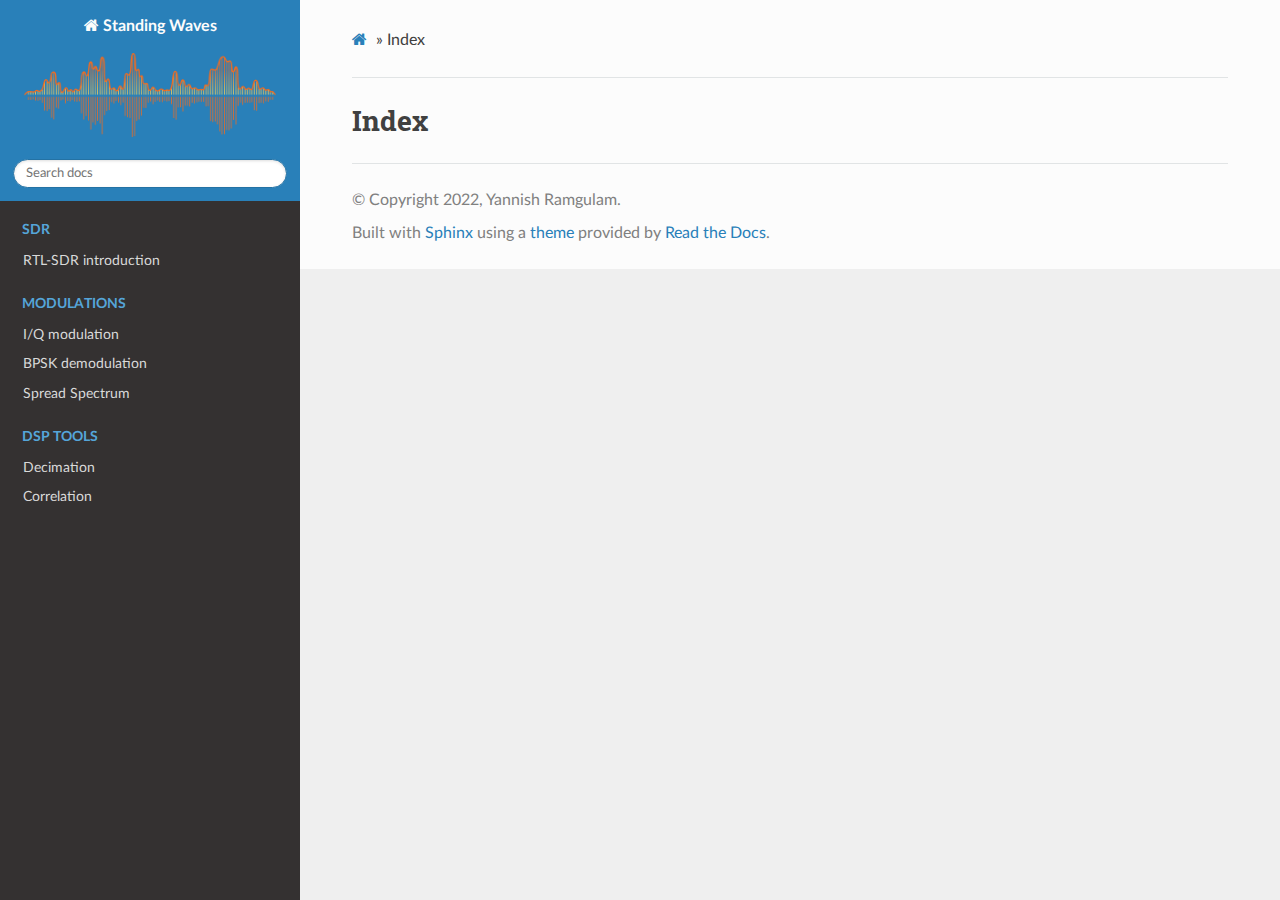
<file: genindex.html>
<!DOCTYPE html>
<html class="writer-html5" lang="en" >
<head>
  <meta charset="utf-8" />
  <meta name="viewport" content="width=device-width, initial-scale=1.0" />
  <title>Index &mdash; Standing Waves</title>
      <link rel="stylesheet" href="_static/pygments.css" type="text/css" />
      <link rel="stylesheet" href="_static/css/theme.css" type="text/css" />
      <link rel="stylesheet" href="_static/my_theme.css" type="text/css" />
  <!--[if lt IE 9]>
    <script src="_static/js/html5shiv.min.js"></script>
  <![endif]-->
  
        <script data-url_root="./" id="documentation_options" src="_static/documentation_options.js"></script>
        <script src="_static/jquery.js"></script>
        <script src="_static/underscore.js"></script>
        <script src="_static/doctools.js"></script>
    <script src="_static/js/theme.js"></script>
    <link rel="index" title="Index" href="#" />
    <link rel="search" title="Search" href="search.html" /> 
</head>

<body class="wy-body-for-nav"> 
  <div class="wy-grid-for-nav">
    <nav data-toggle="wy-nav-shift" class="wy-nav-side">
      <div class="wy-side-scroll">
        <div class="wy-side-nav-search" >
            <a href="index.html" class="icon icon-home"> Standing Waves
            <img src="_static/wavepic.png" class="logo" alt="Logo"/>
          </a>
<div role="search">
  <form id="rtd-search-form" class="wy-form" action="search.html" method="get">
    <input type="text" name="q" placeholder="Search docs" />
    <input type="hidden" name="check_keywords" value="yes" />
    <input type="hidden" name="area" value="default" />
  </form>
</div>
        </div><div class="wy-menu wy-menu-vertical" data-spy="affix" role="navigation" aria-label="Navigation menu">
              <p class="caption" role="heading"><span class="caption-text">SDR</span></p>
<ul>
<li class="toctree-l1"><a class="reference internal" href="_static/SDR/rtl-sdr.html">RTL-SDR introduction</a></li>
</ul>
<p class="caption" role="heading"><span class="caption-text">Modulations</span></p>
<ul>
<li class="toctree-l1"><a class="reference internal" href="_static/IQ-modulation/IQ-modulation.html">I/Q modulation</a></li>
<li class="toctree-l1"><a class="reference internal" href="_static/BPSK/BPSK.html">BPSK demodulation</a></li>
<li class="toctree-l1"><a class="reference internal" href="_static/DSSS/DSSS.html">Spread Spectrum</a></li>
</ul>
<p class="caption" role="heading"><span class="caption-text">DSP tools</span></p>
<ul>
<li class="toctree-l1"><a class="reference internal" href="_static/decimation/decimation.html">Decimation</a></li>
<li class="toctree-l1"><a class="reference internal" href="_static/correlation/correlation.html">Correlation</a></li>
</ul>

        </div>
      </div>
    </nav>

    <section data-toggle="wy-nav-shift" class="wy-nav-content-wrap"><nav class="wy-nav-top" aria-label="Mobile navigation menu" >
          <i data-toggle="wy-nav-top" class="fa fa-bars"></i>
          <a href="index.html">Standing Waves</a>
      </nav>

      <div class="wy-nav-content">
        <div class="rst-content">
          <div role="navigation" aria-label="Page navigation">
  <ul class="wy-breadcrumbs">
      <li><a href="index.html" class="icon icon-home"></a> &raquo;</li>
      <li>Index</li>
      <li class="wy-breadcrumbs-aside">
      </li>
  </ul>
  <hr/>
</div>
          <div role="main" class="document" itemscope="itemscope" itemtype="http://schema.org/Article">
           <div itemprop="articleBody">
             

<h1 id="index">Index</h1>

<div class="genindex-jumpbox">
 
</div>


           </div>
          </div>
          <footer>

  <hr/>

  <div role="contentinfo">
    <p>&#169; Copyright 2022, Yannish Ramgulam.</p>
  </div>

  Built with <a href="https://www.sphinx-doc.org/">Sphinx</a> using a
    <a href="https://github.com/readthedocs/sphinx_rtd_theme">theme</a>
    provided by <a href="https://readthedocs.org">Read the Docs</a>.
   

</footer>
        </div>
      </div>
    </section>
  </div>
  <script>
      jQuery(function () {
          SphinxRtdTheme.Navigation.enable(true);
      });
  </script> 

</body>
</html>
</file>
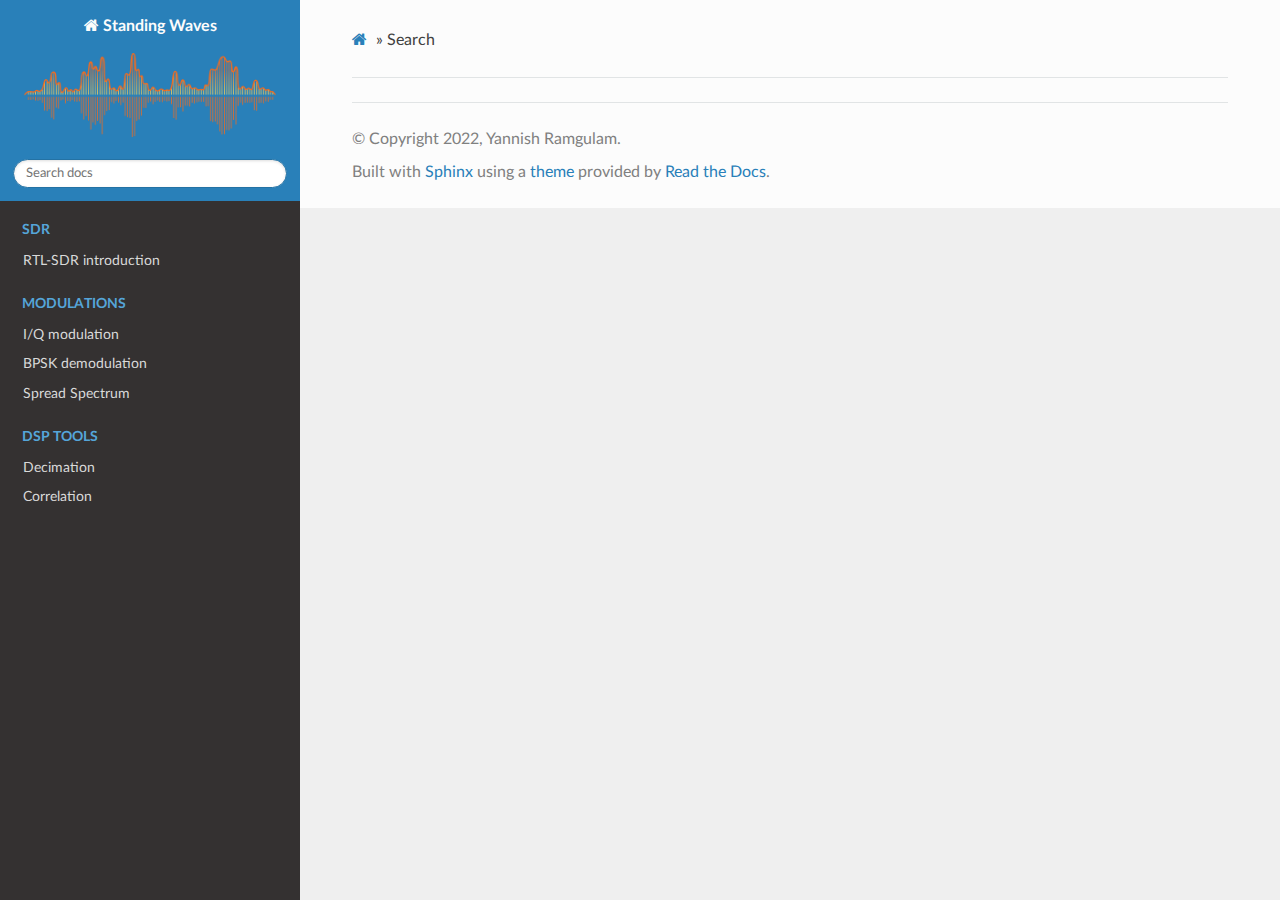
<file: search.html>
<!DOCTYPE html>
<html class="writer-html5" lang="en" >
<head>
  <meta charset="utf-8" />
  <meta name="viewport" content="width=device-width, initial-scale=1.0" />
  <title>Search &mdash; Standing Waves</title>
      <link rel="stylesheet" href="_static/pygments.css" type="text/css" />
      <link rel="stylesheet" href="_static/css/theme.css" type="text/css" />
      <link rel="stylesheet" href="_static/my_theme.css" type="text/css" />
    
  <!--[if lt IE 9]>
    <script src="_static/js/html5shiv.min.js"></script>
  <![endif]-->
  
        <script data-url_root="./" id="documentation_options" src="_static/documentation_options.js"></script>
        <script src="_static/jquery.js"></script>
        <script src="_static/underscore.js"></script>
        <script src="_static/doctools.js"></script>
    <script src="_static/js/theme.js"></script>
    <script src="_static/searchtools.js"></script>
    <script src="_static/language_data.js"></script>
    <link rel="index" title="Index" href="genindex.html" />
    <link rel="search" title="Search" href="#" /> 
</head>

<body class="wy-body-for-nav"> 
  <div class="wy-grid-for-nav">
    <nav data-toggle="wy-nav-shift" class="wy-nav-side">
      <div class="wy-side-scroll">
        <div class="wy-side-nav-search" >
            <a href="index.html" class="icon icon-home"> Standing Waves
            <img src="_static/wavepic.png" class="logo" alt="Logo"/>
          </a>
<div role="search">
  <form id="rtd-search-form" class="wy-form" action="#" method="get">
    <input type="text" name="q" placeholder="Search docs" />
    <input type="hidden" name="check_keywords" value="yes" />
    <input type="hidden" name="area" value="default" />
  </form>
</div>
        </div><div class="wy-menu wy-menu-vertical" data-spy="affix" role="navigation" aria-label="Navigation menu">
              <p class="caption" role="heading"><span class="caption-text">SDR</span></p>
<ul>
<li class="toctree-l1"><a class="reference internal" href="_static/SDR/rtl-sdr.html">RTL-SDR introduction</a></li>
</ul>
<p class="caption" role="heading"><span class="caption-text">Modulations</span></p>
<ul>
<li class="toctree-l1"><a class="reference internal" href="_static/IQ-modulation/IQ-modulation.html">I/Q modulation</a></li>
<li class="toctree-l1"><a class="reference internal" href="_static/BPSK/BPSK.html">BPSK demodulation</a></li>
<li class="toctree-l1"><a class="reference internal" href="_static/DSSS/DSSS.html">Spread Spectrum</a></li>
</ul>
<p class="caption" role="heading"><span class="caption-text">DSP tools</span></p>
<ul>
<li class="toctree-l1"><a class="reference internal" href="_static/decimation/decimation.html">Decimation</a></li>
<li class="toctree-l1"><a class="reference internal" href="_static/correlation/correlation.html">Correlation</a></li>
</ul>

        </div>
      </div>
    </nav>

    <section data-toggle="wy-nav-shift" class="wy-nav-content-wrap"><nav class="wy-nav-top" aria-label="Mobile navigation menu" >
          <i data-toggle="wy-nav-top" class="fa fa-bars"></i>
          <a href="index.html">Standing Waves</a>
      </nav>

      <div class="wy-nav-content">
        <div class="rst-content">
          <div role="navigation" aria-label="Page navigation">
  <ul class="wy-breadcrumbs">
      <li><a href="index.html" class="icon icon-home"></a> &raquo;</li>
      <li>Search</li>
      <li class="wy-breadcrumbs-aside">
      </li>
  </ul>
  <hr/>
</div>
          <div role="main" class="document" itemscope="itemscope" itemtype="http://schema.org/Article">
           <div itemprop="articleBody">
             
  <noscript>
  <div id="fallback" class="admonition warning">
    <p class="last">
      Please activate JavaScript to enable the search functionality.
    </p>
  </div>
  </noscript>

  
  <div id="search-results">
  
  </div>

           </div>
          </div>
          <footer>

  <hr/>

  <div role="contentinfo">
    <p>&#169; Copyright 2022, Yannish Ramgulam.</p>
  </div>

  Built with <a href="https://www.sphinx-doc.org/">Sphinx</a> using a
    <a href="https://github.com/readthedocs/sphinx_rtd_theme">theme</a>
    provided by <a href="https://readthedocs.org">Read the Docs</a>.
   

</footer>
        </div>
      </div>
    </section>
  </div>
  <script>
      jQuery(function () {
          SphinxRtdTheme.Navigation.enable(true);
      });
  </script>
  <script>
    jQuery(function() { Search.loadIndex("searchindex.js"); });
  </script>
  
  <script id="searchindexloader"></script>
   


</body>
</html>
</file>
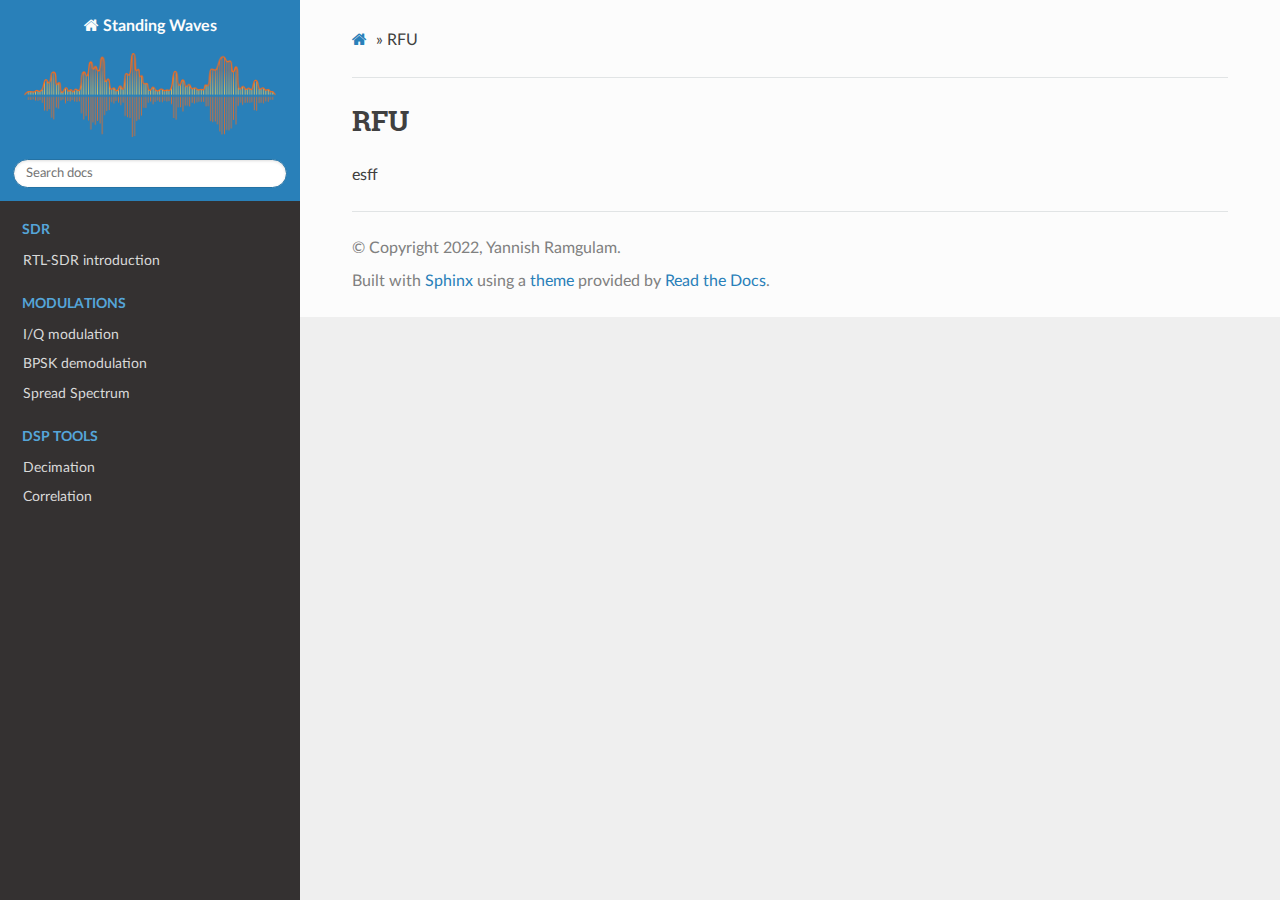
<file: _static/Others/RFU.html>
<!DOCTYPE html>
<html class="writer-html5" lang="en" >
<head>
  <meta charset="utf-8" />
  <meta name="viewport" content="width=device-width, initial-scale=1.0" />
  <title>RFU &mdash; Standing Waves</title>
      <link rel="stylesheet" href="../pygments.css" type="text/css" />
      <link rel="stylesheet" href="../css/theme.css" type="text/css" />
      <link rel="stylesheet" href="../my_theme.css" type="text/css" />
  <!--[if lt IE 9]>
    <script src="../js/html5shiv.min.js"></script>
  <![endif]-->
  
        <script data-url_root="../../" id="documentation_options" src="../documentation_options.js"></script>
        <script src="../jquery.js"></script>
        <script src="../underscore.js"></script>
        <script src="../doctools.js"></script>
    <script src="../js/theme.js"></script>
    <link rel="index" title="Index" href="../../genindex.html" />
    <link rel="search" title="Search" href="../../search.html" /> 
</head>

<body class="wy-body-for-nav"> 
  <div class="wy-grid-for-nav">
    <nav data-toggle="wy-nav-shift" class="wy-nav-side">
      <div class="wy-side-scroll">
        <div class="wy-side-nav-search" >
            <a href="../../index.html" class="icon icon-home"> Standing Waves
            <img src="../wavepic.png" class="logo" alt="Logo"/>
          </a>
<div role="search">
  <form id="rtd-search-form" class="wy-form" action="../../search.html" method="get">
    <input type="text" name="q" placeholder="Search docs" />
    <input type="hidden" name="check_keywords" value="yes" />
    <input type="hidden" name="area" value="default" />
  </form>
</div>
        </div><div class="wy-menu wy-menu-vertical" data-spy="affix" role="navigation" aria-label="Navigation menu">
              <p class="caption" role="heading"><span class="caption-text">SDR</span></p>
<ul>
<li class="toctree-l1"><a class="reference internal" href="../SDR/rtl-sdr.html">RTL-SDR introduction</a></li>
</ul>
<p class="caption" role="heading"><span class="caption-text">Modulations</span></p>
<ul>
<li class="toctree-l1"><a class="reference internal" href="../IQ-modulation/IQ-modulation.html">I/Q modulation</a></li>
<li class="toctree-l1"><a class="reference internal" href="../BPSK/BPSK.html">BPSK demodulation</a></li>
<li class="toctree-l1"><a class="reference internal" href="../DSSS/DSSS.html">Spread Spectrum</a></li>
</ul>
<p class="caption" role="heading"><span class="caption-text">DSP tools</span></p>
<ul>
<li class="toctree-l1"><a class="reference internal" href="../decimation/decimation.html">Decimation</a></li>
<li class="toctree-l1"><a class="reference internal" href="../correlation/correlation.html">Correlation</a></li>
</ul>

        </div>
      </div>
    </nav>

    <section data-toggle="wy-nav-shift" class="wy-nav-content-wrap"><nav class="wy-nav-top" aria-label="Mobile navigation menu" >
          <i data-toggle="wy-nav-top" class="fa fa-bars"></i>
          <a href="../../index.html">Standing Waves</a>
      </nav>

      <div class="wy-nav-content">
        <div class="rst-content">
          <div role="navigation" aria-label="Page navigation">
  <ul class="wy-breadcrumbs">
      <li><a href="../../index.html" class="icon icon-home"></a> &raquo;</li>
      <li>RFU</li>
      <li class="wy-breadcrumbs-aside">
      </li>
  </ul>
  <hr/>
</div>
          <div role="main" class="document" itemscope="itemscope" itemtype="http://schema.org/Article">
           <div itemprop="articleBody">
             
  <div class="section" id="rfu">
<h1>RFU<a class="headerlink" href="#rfu" title="Permalink to this headline"></a></h1>
<p>esff</p>
</div>


           </div>
          </div>
          <footer>

  <hr/>

  <div role="contentinfo">
    <p>&#169; Copyright 2022, Yannish Ramgulam.</p>
  </div>

  Built with <a href="https://www.sphinx-doc.org/">Sphinx</a> using a
    <a href="https://github.com/readthedocs/sphinx_rtd_theme">theme</a>
    provided by <a href="https://readthedocs.org">Read the Docs</a>.
   

</footer>
        </div>
      </div>
    </section>
  </div>
  <script>
      jQuery(function () {
          SphinxRtdTheme.Navigation.enable(true);
      });
  </script> 

</body>
</html>
</file>
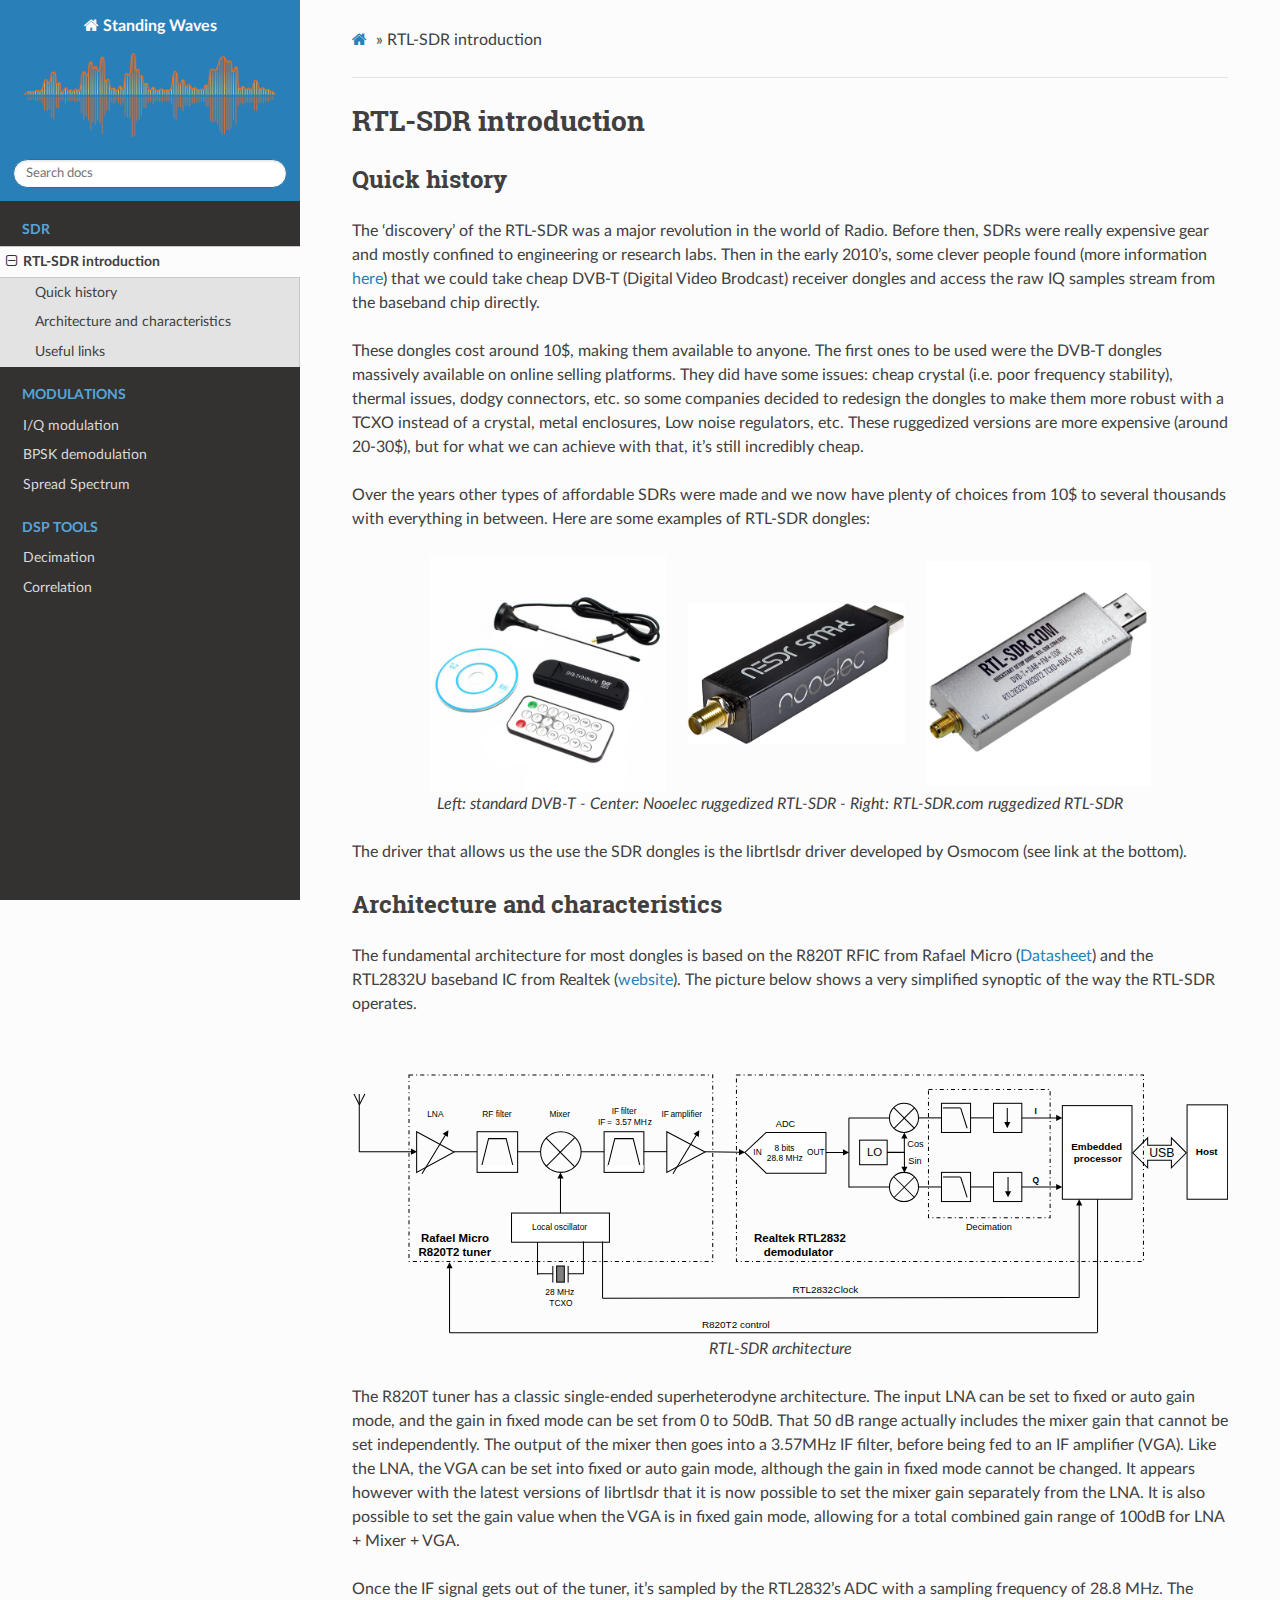
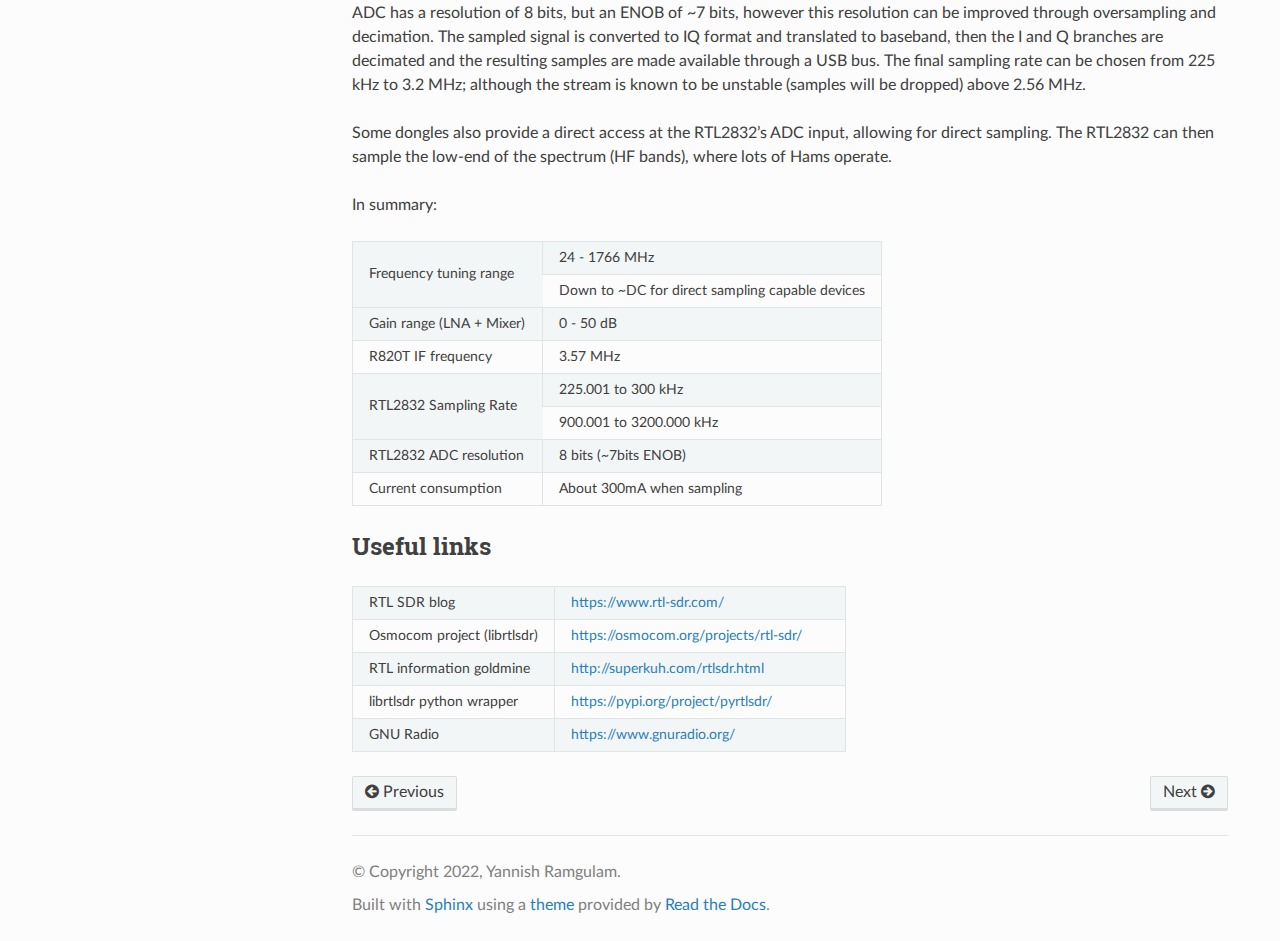
<file: _static/SDR/rtl-sdr.html>
<!DOCTYPE html>
<html class="writer-html5" lang="en" >
<head>
  <meta charset="utf-8" />
  <meta name="viewport" content="width=device-width, initial-scale=1.0" />
  <title>RTL-SDR introduction &mdash; Standing Waves</title>
      <link rel="stylesheet" href="../pygments.css" type="text/css" />
      <link rel="stylesheet" href="../css/theme.css" type="text/css" />
      <link rel="stylesheet" href="../my_theme.css" type="text/css" />
  <!--[if lt IE 9]>
    <script src="../js/html5shiv.min.js"></script>
  <![endif]-->
  
        <script data-url_root="../../" id="documentation_options" src="../documentation_options.js"></script>
        <script src="../jquery.js"></script>
        <script src="../underscore.js"></script>
        <script src="../doctools.js"></script>
    <script src="../js/theme.js"></script>
    <link rel="index" title="Index" href="../../genindex.html" />
    <link rel="search" title="Search" href="../../search.html" />
    <link rel="next" title="I/Q modulation" href="../IQ-modulation/IQ-modulation.html" />
    <link rel="prev" title="Welcome to Standing Waves" href="../../index.html" /> 
</head>

<body class="wy-body-for-nav"> 
  <div class="wy-grid-for-nav">
    <nav data-toggle="wy-nav-shift" class="wy-nav-side">
      <div class="wy-side-scroll">
        <div class="wy-side-nav-search" >
            <a href="../../index.html" class="icon icon-home"> Standing Waves
            <img src="../wavepic.png" class="logo" alt="Logo"/>
          </a>
<div role="search">
  <form id="rtd-search-form" class="wy-form" action="../../search.html" method="get">
    <input type="text" name="q" placeholder="Search docs" />
    <input type="hidden" name="check_keywords" value="yes" />
    <input type="hidden" name="area" value="default" />
  </form>
</div>
        </div><div class="wy-menu wy-menu-vertical" data-spy="affix" role="navigation" aria-label="Navigation menu">
              <p class="caption" role="heading"><span class="caption-text">SDR</span></p>
<ul class="current">
<li class="toctree-l1 current"><a class="current reference internal" href="#">RTL-SDR introduction</a><ul>
<li class="toctree-l2"><a class="reference internal" href="#quick-history">Quick history</a></li>
<li class="toctree-l2"><a class="reference internal" href="#architecture-and-characteristics">Architecture and characteristics</a></li>
<li class="toctree-l2"><a class="reference internal" href="#useful-links">Useful links</a></li>
</ul>
</li>
</ul>
<p class="caption" role="heading"><span class="caption-text">Modulations</span></p>
<ul>
<li class="toctree-l1"><a class="reference internal" href="../IQ-modulation/IQ-modulation.html">I/Q modulation</a></li>
<li class="toctree-l1"><a class="reference internal" href="../BPSK/BPSK.html">BPSK demodulation</a></li>
<li class="toctree-l1"><a class="reference internal" href="../DSSS/DSSS.html">Spread Spectrum</a></li>
</ul>
<p class="caption" role="heading"><span class="caption-text">DSP tools</span></p>
<ul>
<li class="toctree-l1"><a class="reference internal" href="../decimation/decimation.html">Decimation</a></li>
<li class="toctree-l1"><a class="reference internal" href="../correlation/correlation.html">Correlation</a></li>
</ul>

        </div>
      </div>
    </nav>

    <section data-toggle="wy-nav-shift" class="wy-nav-content-wrap"><nav class="wy-nav-top" aria-label="Mobile navigation menu" >
          <i data-toggle="wy-nav-top" class="fa fa-bars"></i>
          <a href="../../index.html">Standing Waves</a>
      </nav>

      <div class="wy-nav-content">
        <div class="rst-content">
          <div role="navigation" aria-label="Page navigation">
  <ul class="wy-breadcrumbs">
      <li><a href="../../index.html" class="icon icon-home"></a> &raquo;</li>
      <li>RTL-SDR introduction</li>
      <li class="wy-breadcrumbs-aside">
      </li>
  </ul>
  <hr/>
</div>
          <div role="main" class="document" itemscope="itemscope" itemtype="http://schema.org/Article">
           <div itemprop="articleBody">
             
  <div class="section" id="rtl-sdr-introduction">
<h1>RTL-SDR introduction<a class="headerlink" href="#rtl-sdr-introduction" title="Permalink to this headline"></a></h1>
<div class="section" id="quick-history">
<h2>Quick history<a class="headerlink" href="#quick-history" title="Permalink to this headline"></a></h2>
<p>The ‘discovery’ of the RTL-SDR was a major revolution in the world of Radio.
Before then, SDRs were really expensive gear and mostly confined to engineering or research labs.
Then in the early 2010’s, some clever people found (more information <a class="reference external" href="https://www.rtl-sdr.com/about-rtl-sdr/#:~:text=The%20origins%20of%20RTL%2DSDR,based%20on%20the%20RTL2832U%20chipset.&amp;text=Over%20the%20years%20since%20its,can%20access%20the%20radio%20spectrum.">here</a>)
that we could take cheap DVB-T (Digital Video Brodcast) receiver dongles and access the
raw IQ samples stream from the baseband chip directly.</p>
<p>These dongles cost around 10$, making them available to anyone. The first ones to be used were the DVB-T dongles massively
available on online selling platforms. They did have some issues: cheap crystal (i.e. poor frequency stability),
thermal issues, dodgy connectors, etc. so some companies decided to redesign the dongles to make them more
robust with a TCXO instead of a crystal, metal enclosures, Low noise regulators, etc.
These ruggedized versions are more expensive (around 20-30$),
but for what we can achieve with that, it’s still incredibly cheap.</p>
<p>Over the years other types of affordable SDRs were made
and we now have plenty of choices from 10$ to several thousands with everything in between. Here are some examples of RTL-SDR dongles:</p>
<div class="figure align-center" id="id1">
<span id="sdrtypes"></span><a class="reference internal image-reference" href="../../_images/dongles.png"><img alt="../../_images/dongles.png" src="../../_images/dongles.png" style="width: 722.8000000000001px; height: 237.60000000000002px;" /></a>
<p class="caption"><span class="caption-text">Left: standard DVB-T - Center: Nooelec ruggedized RTL-SDR - Right: RTL-SDR.com ruggedized RTL-SDR</span><a class="headerlink" href="#id1" title="Permalink to this image"></a></p>
</div>
<p>The driver that allows us the use the SDR dongles is the librtlsdr driver developed by Osmocom
(see link at the bottom).</p>
</div>
<div class="section" id="architecture-and-characteristics">
<h2>Architecture and characteristics<a class="headerlink" href="#architecture-and-characteristics" title="Permalink to this headline"></a></h2>
<p>The fundamental architecture for most dongles is based on the R820T RFIC from Rafael Micro (<a class="reference external" href="https://rtl-sdr.com/wp-content/uploads/2013/04/R820T_datasheet-Non_R-20111130_unlocked.pdf">Datasheet</a>)
and the RTL2832U baseband IC from Realtek (<a class="reference external" href="https://www.realtek.com/en/products/communications-network-ics/item/rtl2832u">website</a>).
The picture below shows a very simplified synoptic of the way the RTL-SDR operates.</p>
<div class="figure align-center" id="id2">
<span id="sdrarchitecture"></span><a class="reference internal image-reference" href="../../_images/rtl-architecture.svg"><img alt="../../_images/rtl-architecture.svg" src="../../_images/rtl-architecture.svg" /></a>
<p class="caption"><span class="caption-text">RTL-SDR architecture</span><a class="headerlink" href="#id2" title="Permalink to this image"></a></p>
</div>
<p>The R820T tuner has a classic single-ended superheterodyne architecture.
The input LNA can be set to fixed or auto gain mode, and the gain in fixed mode can be set from 0 to 50dB.
That 50 dB range actually includes the mixer gain that cannot be set independently. The output of the mixer then
goes into a 3.57MHz IF filter, before being fed to an IF amplifier (VGA). Like the LNA, the VGA can be set
into fixed or auto gain mode, although the gain in fixed mode cannot be changed. It appears however with the
latest versions of librtlsdr that it is now possible to set the mixer gain separately from the LNA.
It is also possible to set the gain value when the VGA is in
fixed gain mode, allowing for a total combined gain range of 100dB for LNA + Mixer + VGA.</p>
<p>Once the IF signal gets out of the tuner, it’s sampled by the RTL2832’s ADC with a sampling frequency
of 28.8 MHz. The ADC has a resolution of 8 bits, but an ENOB of ~7 bits, however this resolution can be improved through oversampling and decimation. The sampled
signal is converted to IQ format and translated to baseband, then the I and Q branches are decimated and the resulting
samples are made available through a USB bus. The final sampling rate can be chosen from 225 kHz to
3.2 MHz; although the stream is known to be unstable (samples will be dropped) above 2.56 MHz.</p>
<p>Some dongles also provide a direct access at the RTL2832’s ADC input, allowing for direct sampling.
The RTL2832 can then sample the low-end of the spectrum (HF bands), where lots of Hams operate.</p>
<p>In summary:</p>
<table class="docutils align-default">
<colgroup>
<col style="width: 30%" />
<col style="width: 6%" />
<col style="width: 64%" />
</colgroup>
<tbody>
<tr class="row-odd"><td colspan="2" rowspan="2"><p>Frequency tuning range</p></td>
<td><p>24 - 1766 MHz</p></td>
</tr>
<tr class="row-even"><td><p>Down to ~DC for direct sampling capable devices</p></td>
</tr>
<tr class="row-odd"><td colspan="2"><p>Gain range (LNA + Mixer)</p></td>
<td><p>0 - 50 dB</p></td>
</tr>
<tr class="row-even"><td colspan="2"><p>R820T IF frequency</p></td>
<td><p>3.57 MHz</p></td>
</tr>
<tr class="row-odd"><td colspan="2" rowspan="2"><p>RTL2832 Sampling Rate</p></td>
<td><p>225.001 to 300 kHz</p></td>
</tr>
<tr class="row-even"><td><p>900.001 to 3200.000 kHz</p></td>
</tr>
<tr class="row-odd"><td colspan="2"><p>RTL2832 ADC resolution</p></td>
<td><p>8 bits (~7bits ENOB)</p></td>
</tr>
<tr class="row-even"><td colspan="2"><p>Current consumption</p></td>
<td><p>About 300mA when sampling</p></td>
</tr>
</tbody>
</table>
</div>
<div class="section" id="useful-links">
<h2>Useful links<a class="headerlink" href="#useful-links" title="Permalink to this headline"></a></h2>
<table class="docutils align-default">
<colgroup>
<col style="width: 34%" />
<col style="width: 7%" />
<col style="width: 59%" />
</colgroup>
<tbody>
<tr class="row-odd"><td colspan="2"><p>RTL SDR blog</p></td>
<td><p><a class="reference external" href="https://www.rtl-sdr.com/">https://www.rtl-sdr.com/</a></p></td>
</tr>
<tr class="row-even"><td colspan="2"><p>Osmocom project (librtlsdr)</p></td>
<td><p><a class="reference external" href="https://osmocom.org/projects/rtl-sdr/">https://osmocom.org/projects/rtl-sdr/</a></p></td>
</tr>
<tr class="row-odd"><td colspan="2"><p>RTL information goldmine</p></td>
<td><p><a class="reference external" href="http://superkuh.com/rtlsdr.html">http://superkuh.com/rtlsdr.html</a></p></td>
</tr>
<tr class="row-even"><td colspan="2"><p>librtlsdr python wrapper</p></td>
<td><p><a class="reference external" href="https://pypi.org/project/pyrtlsdr/">https://pypi.org/project/pyrtlsdr/</a></p></td>
</tr>
<tr class="row-odd"><td colspan="2"><p>GNU Radio</p></td>
<td><p><a class="reference external" href="https://www.gnuradio.org/">https://www.gnuradio.org/</a></p></td>
</tr>
</tbody>
</table>
</div>
</div>


           </div>
          </div>
          <footer><div class="rst-footer-buttons" role="navigation" aria-label="Footer">
        <a href="../../index.html" class="btn btn-neutral float-left" title="Welcome to Standing Waves" accesskey="p" rel="prev"><span class="fa fa-arrow-circle-left" aria-hidden="true"></span> Previous</a>
        <a href="../IQ-modulation/IQ-modulation.html" class="btn btn-neutral float-right" title="I/Q modulation" accesskey="n" rel="next">Next <span class="fa fa-arrow-circle-right" aria-hidden="true"></span></a>
    </div>

  <hr/>

  <div role="contentinfo">
    <p>&#169; Copyright 2022, Yannish Ramgulam.</p>
  </div>

  Built with <a href="https://www.sphinx-doc.org/">Sphinx</a> using a
    <a href="https://github.com/readthedocs/sphinx_rtd_theme">theme</a>
    provided by <a href="https://readthedocs.org">Read the Docs</a>.
   

</footer>
        </div>
      </div>
    </section>
  </div>
  <script>
      jQuery(function () {
          SphinxRtdTheme.Navigation.enable(true);
      });
  </script> 

</body>
</html>
</file>
<file: _static/pygments.css>
pre { line-height: 125%; }
td.linenos pre { color: #000000; background-color: #f0f0f0; padding-left: 5px; padding-right: 5px; }
span.linenos { color: #000000; background-color: #f0f0f0; padding-left: 5px; padding-right: 5px; }
td.linenos pre.special { color: #000000; background-color: #ffffc0; padding-left: 5px; padding-right: 5px; }
span.linenos.special { color: #000000; background-color: #ffffc0; padding-left: 5px; padding-right: 5px; }
.highlight .hll { background-color: #ffffcc }
.highlight { background: #f8f8f8; }
.highlight .c { color: #408080; font-style: italic } /* Comment */
.highlight .err { border: 1px solid #FF0000 } /* Error */
.highlight .k { color: #008000; font-weight: bold } /* Keyword */
.highlight .o { color: #666666 } /* Operator */
.highlight .ch { color: #408080; font-style: italic } /* Comment.Hashbang */
.highlight .cm { color: #408080; font-style: italic } /* Comment.Multiline */
.highlight .cp { color: #BC7A00 } /* Comment.Preproc */
.highlight .cpf { color: #408080; font-style: italic } /* Comment.PreprocFile */
.highlight .c1 { color: #408080; font-style: italic } /* Comment.Single */
.highlight .cs { color: #408080; font-style: italic } /* Comment.Special */
.highlight .gd { color: #A00000 } /* Generic.Deleted */
.highlight .ge { font-style: italic } /* Generic.Emph */
.highlight .gr { color: #FF0000 } /* Generic.Error */
.highlight .gh { color: #000080; font-weight: bold } /* Generic.Heading */
.highlight .gi { color: #00A000 } /* Generic.Inserted */
.highlight .go { color: #888888 } /* Generic.Output */
.highlight .gp { color: #000080; font-weight: bold } /* Generic.Prompt */
.highlight .gs { font-weight: bold } /* Generic.Strong */
.highlight .gu { color: #800080; font-weight: bold } /* Generic.Subheading */
.highlight .gt { color: #0044DD } /* Generic.Traceback */
.highlight .kc { color: #008000; font-weight: bold } /* Keyword.Constant */
.highlight .kd { color: #008000; font-weight: bold } /* Keyword.Declaration */
.highlight .kn { color: #008000; font-weight: bold } /* Keyword.Namespace */
.highlight .kp { color: #008000 } /* Keyword.Pseudo */
.highlight .kr { color: #008000; font-weight: bold } /* Keyword.Reserved */
.highlight .kt { color: #B00040 } /* Keyword.Type */
.highlight .m { color: #666666 } /* Literal.Number */
.highlight .s { color: #BA2121 } /* Literal.String */
.highlight .na { color: #7D9029 } /* Name.Attribute */
.highlight .nb { color: #008000 } /* Name.Builtin */
.highlight .nc { color: #0000FF; font-weight: bold } /* Name.Class */
.highlight .no { color: #880000 } /* Name.Constant */
.highlight .nd { color: #AA22FF } /* Name.Decorator */
.highlight .ni { color: #999999; font-weight: bold } /* Name.Entity */
.highlight .ne { color: #D2413A; font-weight: bold } /* Name.Exception */
.highlight .nf { color: #0000FF } /* Name.Function */
.highlight .nl { color: #A0A000 } /* Name.Label */
.highlight .nn { color: #0000FF; font-weight: bold } /* Name.Namespace */
.highlight .nt { color: #008000; font-weight: bold } /* Name.Tag */
.highlight .nv { color: #19177C } /* Name.Variable */
.highlight .ow { color: #AA22FF; font-weight: bold } /* Operator.Word */
.highlight .w { color: #bbbbbb } /* Text.Whitespace */
.highlight .mb { color: #666666 } /* Literal.Number.Bin */
.highlight .mf { color: #666666 } /* Literal.Number.Float */
.highlight .mh { color: #666666 } /* Literal.Number.Hex */
.highlight .mi { color: #666666 } /* Literal.Number.Integer */
.highlight .mo { color: #666666 } /* Literal.Number.Oct */
.highlight .sa { color: #BA2121 } /* Literal.String.Affix */
.highlight .sb { color: #BA2121 } /* Literal.String.Backtick */
.highlight .sc { color: #BA2121 } /* Literal.String.Char */
.highlight .dl { color: #BA2121 } /* Literal.String.Delimiter */
.highlight .sd { color: #BA2121; font-style: italic } /* Literal.String.Doc */
.highlight .s2 { color: #BA2121 } /* Literal.String.Double */
.highlight .se { color: #BB6622; font-weight: bold } /* Literal.String.Escape */
.highlight .sh { color: #BA2121 } /* Literal.String.Heredoc */
.highlight .si { color: #BB6688; font-weight: bold } /* Literal.String.Interpol */
.highlight .sx { color: #008000 } /* Literal.String.Other */
.highlight .sr { color: #BB6688 } /* Literal.String.Regex */
.highlight .s1 { color: #BA2121 } /* Literal.String.Single */
.highlight .ss { color: #19177C } /* Literal.String.Symbol */
.highlight .bp { color: #008000 } /* Name.Builtin.Pseudo */
.highlight .fm { color: #0000FF } /* Name.Function.Magic */
.highlight .vc { color: #19177C } /* Name.Variable.Class */
.highlight .vg { color: #19177C } /* Name.Variable.Global */
.highlight .vi { color: #19177C } /* Name.Variable.Instance */
.highlight .vm { color: #19177C } /* Name.Variable.Magic */
.highlight .il { color: #666666 } /* Literal.Number.Integer.Long */
</file>
<file: _static/css/theme.css>
html{box-sizing:border-box}*,:after,:before{box-sizing:inherit}article,aside,details,figcaption,figure,footer,header,hgroup,nav,section{display:block}audio,canvas,video{display:inline-block;*display:inline;*zoom:1}[hidden],audio:not([controls]){display:none}*{-webkit-box-sizing:border-box;-moz-box-sizing:border-box;box-sizing:border-box}html{font-size:100%;-webkit-text-size-adjust:100%;-ms-text-size-adjust:100%}body{margin:0}a:active,a:hover{outline:0}abbr[title]{border-bottom:1px dotted}b,strong{font-weight:700}blockquote{margin:0}dfn{font-style:italic}ins{background:#ff9;text-decoration:none}ins,mark{color:#000}mark{background:#ff0;font-style:italic;font-weight:700}.rst-content code,.rst-content tt,code,kbd,pre,samp{font-family:monospace,serif;_font-family:courier new,monospace;font-size:1em}pre{white-space:pre}q{quotes:none}q:after,q:before{content:"";content:none}small{font-size:85%}sub,sup{font-size:75%;line-height:0;position:relative;vertical-align:baseline}sup{top:-.5em}sub{bottom:-.25em}dl,ol,ul{margin:0;padding:0;list-style:none;list-style-image:none}li{list-style:none}dd{margin:0}img{border:0;-ms-interpolation-mode:bicubic;vertical-align:middle;max-width:100%}svg:not(:root){overflow:hidden}figure,form{margin:0}label{cursor:pointer}button,input,select,textarea{font-size:100%;margin:0;vertical-align:baseline;*vertical-align:middle}button,input{line-height:normal}button,input[type=button],input[type=reset],input[type=submit]{cursor:pointer;-webkit-appearance:button;*overflow:visible}button[disabled],input[disabled]{cursor:default}input[type=search]{-webkit-appearance:textfield;-moz-box-sizing:content-box;-webkit-box-sizing:content-box;box-sizing:content-box}textarea{resize:vertical}table{border-collapse:collapse;border-spacing:0}td{vertical-align:top}.chromeframe{margin:.2em 0;background:#ccc;color:#000;padding:.2em 0}.ir{display:block;border:0;text-indent:-999em;overflow:hidden;background-color:transparent;background-repeat:no-repeat;text-align:left;direction:ltr;*line-height:0}.ir br{display:none}.hidden{display:none!important;visibility:hidden}.visuallyhidden{border:0;clip:rect(0 0 0 0);height:1px;margin:-1px;overflow:hidden;padding:0;position:absolute;width:1px}.visuallyhidden.focusable:active,.visuallyhidden.focusable:focus{clip:auto;height:auto;margin:0;overflow:visible;position:static;width:auto}.invisible{visibility:hidden}.relative{position:relative}big,small{font-size:100%}@media print{body,html,section{background:none!important}*{box-shadow:none!important;text-shadow:none!important;filter:none!important;-ms-filter:none!important}a,a:visited{text-decoration:underline}.ir a:after,a[href^="#"]:after,a[href^="javascript:"]:after{content:""}blockquote,pre{page-break-inside:avoid}thead{display:table-header-group}img,tr{page-break-inside:avoid}img{max-width:100%!important}@page{margin:.5cm}.rst-content .toctree-wrapper>p.caption,h2,h3,p{orphans:3;widows:3}.rst-content .toctree-wrapper>p.caption,h2,h3{page-break-after:avoid}}.btn,.fa:before,.icon:before,.rst-content .admonition,.rst-content .admonition-title:before,.rst-content .admonition-todo,.rst-content .attention,.rst-content .caution,.rst-content .code-block-caption .headerlink:before,.rst-content .danger,.rst-content .eqno .headerlink:before,.rst-content .error,.rst-content .hint,.rst-content .important,.rst-content .note,.rst-content .seealso,.rst-content .tip,.rst-content .warning,.rst-content code.download span:first-child:before,.rst-content dl dt .headerlink:before,.rst-content h1 .headerlink:before,.rst-content h2 .headerlink:before,.rst-content h3 .headerlink:before,.rst-content h4 .headerlink:before,.rst-content h5 .headerlink:before,.rst-content h6 .headerlink:before,.rst-content p.caption .headerlink:before,.rst-content p .headerlink:before,.rst-content table>caption .headerlink:before,.rst-content tt.download span:first-child:before,.wy-alert,.wy-dropdown .caret:before,.wy-inline-validate.wy-inline-validate-danger .wy-input-context:before,.wy-inline-validate.wy-inline-validate-info .wy-input-context:before,.wy-inline-validate.wy-inline-validate-success .wy-input-context:before,.wy-inline-validate.wy-inline-validate-warning .wy-input-context:before,.wy-menu-vertical li.current>a,.wy-menu-vertical li.current>a button.toctree-expand:before,.wy-menu-vertical li.on a,.wy-menu-vertical li.on a button.toctree-expand:before,.wy-menu-vertical li button.toctree-expand:before,.wy-nav-top a,.wy-side-nav-search .wy-dropdown>a,.wy-side-nav-search>a,input[type=color],input[type=date],input[type=datetime-local],input[type=datetime],input[type=email],input[type=month],input[type=number],input[type=password],input[type=search],input[type=tel],input[type=text],input[type=time],input[type=url],input[type=week],select,textarea{-webkit-font-smoothing:antialiased}.clearfix{*zoom:1}.clearfix:after,.clearfix:before{display:table;content:""}.clearfix:after{clear:both}/*!
 *  Font Awesome 4.7.0 by @davegandy - http://fontawesome.io - @fontawesome
 *  License - http://fontawesome.io/license (Font: SIL OFL 1.1, CSS: MIT License)
 */@font-face{font-family:FontAwesome;src:url(fonts/fontawesome-webfont.eot?674f50d287a8c48dc19ba404d20fe713);src:url(fonts/fontawesome-webfont.eot?674f50d287a8c48dc19ba404d20fe713?#iefix&v=4.7.0) format("embedded-opentype"),url(fonts/fontawesome-webfont.woff2?af7ae505a9eed503f8b8e6982036873e) format("woff2"),url(fonts/fontawesome-webfont.woff?fee66e712a8a08eef5805a46892932ad) format("woff"),url(fonts/fontawesome-webfont.ttf?b06871f281fee6b241d60582ae9369b9) format("truetype"),url(fonts/fontawesome-webfont.svg?912ec66d7572ff821749319396470bde#fontawesomeregular) format("svg");font-weight:400;font-style:normal}.fa,.icon,.rst-content .admonition-title,.rst-content .code-block-caption .headerlink,.rst-content .eqno .headerlink,.rst-content code.download span:first-child,.rst-content dl dt .headerlink,.rst-content h1 .headerlink,.rst-content h2 .headerlink,.rst-content h3 .headerlink,.rst-content h4 .headerlink,.rst-content h5 .headerlink,.rst-content h6 .headerlink,.rst-content p.caption .headerlink,.rst-content p .headerlink,.rst-content table>caption .headerlink,.rst-content tt.download span:first-child,.wy-menu-vertical li.current>a button.toctree-expand,.wy-menu-vertical li.on a button.toctree-expand,.wy-menu-vertical li button.toctree-expand{display:inline-block;font:normal normal normal 14px/1 FontAwesome;font-size:inherit;text-rendering:auto;-webkit-font-smoothing:antialiased;-moz-osx-font-smoothing:grayscale}.fa-lg{font-size:1.33333em;line-height:.75em;vertical-align:-15%}.fa-2x{font-size:2em}.fa-3x{font-size:3em}.fa-4x{font-size:4em}.fa-5x{font-size:5em}.fa-fw{width:1.28571em;text-align:center}.fa-ul{padding-left:0;margin-left:2.14286em;list-style-type:none}.fa-ul>li{position:relative}.fa-li{position:absolute;left:-2.14286em;width:2.14286em;top:.14286em;text-align:center}.fa-li.fa-lg{left:-1.85714em}.fa-border{padding:.2em .25em .15em;border:.08em solid #eee;border-radius:.1em}.fa-pull-left{float:left}.fa-pull-right{float:right}.fa-pull-left.icon,.fa.fa-pull-left,.rst-content .code-block-caption .fa-pull-left.headerlink,.rst-content .eqno .fa-pull-left.headerlink,.rst-content .fa-pull-left.admonition-title,.rst-content code.download span.fa-pull-left:first-child,.rst-content dl dt .fa-pull-left.headerlink,.rst-content h1 .fa-pull-left.headerlink,.rst-content h2 .fa-pull-left.headerlink,.rst-content h3 .fa-pull-left.headerlink,.rst-content h4 .fa-pull-left.headerlink,.rst-content h5 .fa-pull-left.headerlink,.rst-content h6 .fa-pull-left.headerlink,.rst-content p .fa-pull-left.headerlink,.rst-content table>caption .fa-pull-left.headerlink,.rst-content tt.download span.fa-pull-left:first-child,.wy-menu-vertical li.current>a button.fa-pull-left.toctree-expand,.wy-menu-vertical li.on a button.fa-pull-left.toctree-expand,.wy-menu-vertical li button.fa-pull-left.toctree-expand{margin-right:.3em}.fa-pull-right.icon,.fa.fa-pull-right,.rst-content .code-block-caption .fa-pull-right.headerlink,.rst-content .eqno .fa-pull-right.headerlink,.rst-content .fa-pull-right.admonition-title,.rst-content code.download span.fa-pull-right:first-child,.rst-content dl dt .fa-pull-right.headerlink,.rst-content h1 .fa-pull-right.headerlink,.rst-content h2 .fa-pull-right.headerlink,.rst-content h3 .fa-pull-right.headerlink,.rst-content h4 .fa-pull-right.headerlink,.rst-content h5 .fa-pull-right.headerlink,.rst-content h6 .fa-pull-right.headerlink,.rst-content p .fa-pull-right.headerlink,.rst-content table>caption .fa-pull-right.headerlink,.rst-content tt.download span.fa-pull-right:first-child,.wy-menu-vertical li.current>a button.fa-pull-right.toctree-expand,.wy-menu-vertical li.on a button.fa-pull-right.toctree-expand,.wy-menu-vertical li button.fa-pull-right.toctree-expand{margin-left:.3em}.pull-right{float:right}.pull-left{float:left}.fa.pull-left,.pull-left.icon,.rst-content .code-block-caption .pull-left.headerlink,.rst-content .eqno .pull-left.headerlink,.rst-content .pull-left.admonition-title,.rst-content code.download span.pull-left:first-child,.rst-content dl dt .pull-left.headerlink,.rst-content h1 .pull-left.headerlink,.rst-content h2 .pull-left.headerlink,.rst-content h3 .pull-left.headerlink,.rst-content h4 .pull-left.headerlink,.rst-content h5 .pull-left.headerlink,.rst-content h6 .pull-left.headerlink,.rst-content p .pull-left.headerlink,.rst-content table>caption .pull-left.headerlink,.rst-content tt.download span.pull-left:first-child,.wy-menu-vertical li.current>a button.pull-left.toctree-expand,.wy-menu-vertical li.on a button.pull-left.toctree-expand,.wy-menu-vertical li button.pull-left.toctree-expand{margin-right:.3em}.fa.pull-right,.pull-right.icon,.rst-content .code-block-caption .pull-right.headerlink,.rst-content .eqno .pull-right.headerlink,.rst-content .pull-right.admonition-title,.rst-content code.download span.pull-right:first-child,.rst-content dl dt .pull-right.headerlink,.rst-content h1 .pull-right.headerlink,.rst-content h2 .pull-right.headerlink,.rst-content h3 .pull-right.headerlink,.rst-content h4 .pull-right.headerlink,.rst-content h5 .pull-right.headerlink,.rst-content h6 .pull-right.headerlink,.rst-content p .pull-right.headerlink,.rst-content table>caption .pull-right.headerlink,.rst-content tt.download span.pull-right:first-child,.wy-menu-vertical li.current>a button.pull-right.toctree-expand,.wy-menu-vertical li.on a button.pull-right.toctree-expand,.wy-menu-vertical li button.pull-right.toctree-expand{margin-left:.3em}.fa-spin{-webkit-animation:fa-spin 2s linear infinite;animation:fa-spin 2s linear infinite}.fa-pulse{-webkit-animation:fa-spin 1s steps(8) infinite;animation:fa-spin 1s steps(8) infinite}@-webkit-keyframes fa-spin{0%{-webkit-transform:rotate(0deg);transform:rotate(0deg)}to{-webkit-transform:rotate(359deg);transform:rotate(359deg)}}@keyframes fa-spin{0%{-webkit-transform:rotate(0deg);transform:rotate(0deg)}to{-webkit-transform:rotate(359deg);transform:rotate(359deg)}}.fa-rotate-90{-ms-filter:"progid:DXImageTransform.Microsoft.BasicImage(rotation=1)";-webkit-transform:rotate(90deg);-ms-transform:rotate(90deg);transform:rotate(90deg)}.fa-rotate-180{-ms-filter:"progid:DXImageTransform.Microsoft.BasicImage(rotation=2)";-webkit-transform:rotate(180deg);-ms-transform:rotate(180deg);transform:rotate(180deg)}.fa-rotate-270{-ms-filter:"progid:DXImageTransform.Microsoft.BasicImage(rotation=3)";-webkit-transform:rotate(270deg);-ms-transform:rotate(270deg);transform:rotate(270deg)}.fa-flip-horizontal{-ms-filter:"progid:DXImageTransform.Microsoft.BasicImage(rotation=0, mirror=1)";-webkit-transform:scaleX(-1);-ms-transform:scaleX(-1);transform:scaleX(-1)}.fa-flip-vertical{-ms-filter:"progid:DXImageTransform.Microsoft.BasicImage(rotation=2, mirror=1)";-webkit-transform:scaleY(-1);-ms-transform:scaleY(-1);transform:scaleY(-1)}:root .fa-flip-horizontal,:root .fa-flip-vertical,:root .fa-rotate-90,:root .fa-rotate-180,:root .fa-rotate-270{filter:none}.fa-stack{position:relative;display:inline-block;width:2em;height:2em;line-height:2em;vertical-align:middle}.fa-stack-1x,.fa-stack-2x{position:absolute;left:0;width:100%;text-align:center}.fa-stack-1x{line-height:inherit}.fa-stack-2x{font-size:2em}.fa-inverse{color:#fff}.fa-glass:before{content:""}.fa-music:before{content:""}.fa-search:before,.icon-search:before{content:""}.fa-envelope-o:before{content:""}.fa-heart:before{content:""}.fa-star:before{content:""}.fa-star-o:before{content:""}.fa-user:before{content:""}.fa-film:before{content:""}.fa-th-large:before{content:""}.fa-th:before{content:""}.fa-th-list:before{content:""}.fa-check:before{content:""}.fa-close:before,.fa-remove:before,.fa-times:before{content:""}.fa-search-plus:before{content:""}.fa-search-minus:before{content:""}.fa-power-off:before{content:""}.fa-signal:before{content:""}.fa-cog:before,.fa-gear:before{content:""}.fa-trash-o:before{content:""}.fa-home:before,.icon-home:before{content:""}.fa-file-o:before{content:""}.fa-clock-o:before{content:""}.fa-road:before{content:""}.fa-download:before,.rst-content code.download span:first-child:before,.rst-content tt.download span:first-child:before{content:""}.fa-arrow-circle-o-down:before{content:""}.fa-arrow-circle-o-up:before{content:""}.fa-inbox:before{content:""}.fa-play-circle-o:before{content:""}.fa-repeat:before,.fa-rotate-right:before{content:""}.fa-refresh:before{content:""}.fa-list-alt:before{content:""}.fa-lock:before{content:""}.fa-flag:before{content:""}.fa-headphones:before{content:""}.fa-volume-off:before{content:""}.fa-volume-down:before{content:""}.fa-volume-up:before{content:""}.fa-qrcode:before{content:""}.fa-barcode:before{content:""}.fa-tag:before{content:""}.fa-tags:before{content:""}.fa-book:before,.icon-book:before{content:""}.fa-bookmark:before{content:""}.fa-print:before{content:""}.fa-camera:before{content:""}.fa-font:before{content:""}.fa-bold:before{content:""}.fa-italic:before{content:""}.fa-text-height:before{content:""}.fa-text-width:before{content:""}.fa-align-left:before{content:""}.fa-align-center:before{content:""}.fa-align-right:before{content:""}.fa-align-justify:before{content:""}.fa-list:before{content:""}.fa-dedent:before,.fa-outdent:before{content:""}.fa-indent:before{content:""}.fa-video-camera:before{content:""}.fa-image:before,.fa-photo:before,.fa-picture-o:before{content:""}.fa-pencil:before{content:""}.fa-map-marker:before{content:""}.fa-adjust:before{content:""}.fa-tint:before{content:""}.fa-edit:before,.fa-pencil-square-o:before{content:""}.fa-share-square-o:before{content:""}.fa-check-square-o:before{content:""}.fa-arrows:before{content:""}.fa-step-backward:before{content:""}.fa-fast-backward:before{content:""}.fa-backward:before{content:""}.fa-play:before{content:""}.fa-pause:before{content:""}.fa-stop:before{content:""}.fa-forward:before{content:""}.fa-fast-forward:before{content:""}.fa-step-forward:before{content:""}.fa-eject:before{content:""}.fa-chevron-left:before{content:""}.fa-chevron-right:before{content:""}.fa-plus-circle:before{content:""}.fa-minus-circle:before{content:""}.fa-times-circle:before,.wy-inline-validate.wy-inline-validate-danger .wy-input-context:before{content:""}.fa-check-circle:before,.wy-inline-validate.wy-inline-validate-success .wy-input-context:before{content:""}.fa-question-circle:before{content:""}.fa-info-circle:before{content:""}.fa-crosshairs:before{content:""}.fa-times-circle-o:before{content:""}.fa-check-circle-o:before{content:""}.fa-ban:before{content:""}.fa-arrow-left:before{content:""}.fa-arrow-right:before{content:""}.fa-arrow-up:before{content:""}.fa-arrow-down:before{content:""}.fa-mail-forward:before,.fa-share:before{content:""}.fa-expand:before{content:""}.fa-compress:before{content:""}.fa-plus:before{content:""}.fa-minus:before{content:""}.fa-asterisk:before{content:""}.fa-exclamation-circle:before,.rst-content .admonition-title:before,.wy-inline-validate.wy-inline-validate-info .wy-input-context:before,.wy-inline-validate.wy-inline-validate-warning .wy-input-context:before{content:""}.fa-gift:before{content:""}.fa-leaf:before{content:""}.fa-fire:before,.icon-fire:before{content:""}.fa-eye:before{content:""}.fa-eye-slash:before{content:""}.fa-exclamation-triangle:before,.fa-warning:before{content:""}.fa-plane:before{content:""}.fa-calendar:before{content:""}.fa-random:before{content:""}.fa-comment:before{content:""}.fa-magnet:before{content:""}.fa-chevron-up:before{content:""}.fa-chevron-down:before{content:""}.fa-retweet:before{content:""}.fa-shopping-cart:before{content:""}.fa-folder:before{content:""}.fa-folder-open:before{content:""}.fa-arrows-v:before{content:""}.fa-arrows-h:before{content:""}.fa-bar-chart-o:before,.fa-bar-chart:before{content:""}.fa-twitter-square:before{content:""}.fa-facebook-square:before{content:""}.fa-camera-retro:before{content:""}.fa-key:before{content:""}.fa-cogs:before,.fa-gears:before{content:""}.fa-comments:before{content:""}.fa-thumbs-o-up:before{content:""}.fa-thumbs-o-down:before{content:""}.fa-star-half:before{content:""}.fa-heart-o:before{content:""}.fa-sign-out:before{content:""}.fa-linkedin-square:before{content:""}.fa-thumb-tack:before{content:""}.fa-external-link:before{content:""}.fa-sign-in:before{content:""}.fa-trophy:before{content:""}.fa-github-square:before{content:""}.fa-upload:before{content:""}.fa-lemon-o:before{content:""}.fa-phone:before{content:""}.fa-square-o:before{content:""}.fa-bookmark-o:before{content:""}.fa-phone-square:before{content:""}.fa-twitter:before{content:""}.fa-facebook-f:before,.fa-facebook:before{content:""}.fa-github:before,.icon-github:before{content:""}.fa-unlock:before{content:""}.fa-credit-card:before{content:""}.fa-feed:before,.fa-rss:before{content:""}.fa-hdd-o:before{content:""}.fa-bullhorn:before{content:""}.fa-bell:before{content:""}.fa-certificate:before{content:""}.fa-hand-o-right:before{content:""}.fa-hand-o-left:before{content:""}.fa-hand-o-up:before{content:""}.fa-hand-o-down:before{content:""}.fa-arrow-circle-left:before,.icon-circle-arrow-left:before{content:""}.fa-arrow-circle-right:before,.icon-circle-arrow-right:before{content:""}.fa-arrow-circle-up:before{content:""}.fa-arrow-circle-down:before{content:""}.fa-globe:before{content:""}.fa-wrench:before{content:""}.fa-tasks:before{content:""}.fa-filter:before{content:""}.fa-briefcase:before{content:""}.fa-arrows-alt:before{content:""}.fa-group:before,.fa-users:before{content:""}.fa-chain:before,.fa-link:before,.icon-link:before{content:""}.fa-cloud:before{content:""}.fa-flask:before{content:""}.fa-cut:before,.fa-scissors:before{content:""}.fa-copy:before,.fa-files-o:before{content:""}.fa-paperclip:before{content:""}.fa-floppy-o:before,.fa-save:before{content:""}.fa-square:before{content:""}.fa-bars:before,.fa-navicon:before,.fa-reorder:before{content:""}.fa-list-ul:before{content:""}.fa-list-ol:before{content:""}.fa-strikethrough:before{content:""}.fa-underline:before{content:""}.fa-table:before{content:""}.fa-magic:before{content:""}.fa-truck:before{content:""}.fa-pinterest:before{content:""}.fa-pinterest-square:before{content:""}.fa-google-plus-square:before{content:""}.fa-google-plus:before{content:""}.fa-money:before{content:""}.fa-caret-down:before,.icon-caret-down:before,.wy-dropdown .caret:before{content:""}.fa-caret-up:before{content:""}.fa-caret-left:before{content:""}.fa-caret-right:before{content:""}.fa-columns:before{content:""}.fa-sort:before,.fa-unsorted:before{content:""}.fa-sort-desc:before,.fa-sort-down:before{content:""}.fa-sort-asc:before,.fa-sort-up:before{content:""}.fa-envelope:before{content:""}.fa-linkedin:before{content:""}.fa-rotate-left:before,.fa-undo:before{content:""}.fa-gavel:before,.fa-legal:before{content:""}.fa-dashboard:before,.fa-tachometer:before{content:""}.fa-comment-o:before{content:""}.fa-comments-o:before{content:""}.fa-bolt:before,.fa-flash:before{content:""}.fa-sitemap:before{content:""}.fa-umbrella:before{content:""}.fa-clipboard:before,.fa-paste:before{content:""}.fa-lightbulb-o:before{content:""}.fa-exchange:before{content:""}.fa-cloud-download:before{content:""}.fa-cloud-upload:before{content:""}.fa-user-md:before{content:""}.fa-stethoscope:before{content:""}.fa-suitcase:before{content:""}.fa-bell-o:before{content:""}.fa-coffee:before{content:""}.fa-cutlery:before{content:""}.fa-file-text-o:before{content:""}.fa-building-o:before{content:""}.fa-hospital-o:before{content:""}.fa-ambulance:before{content:""}.fa-medkit:before{content:""}.fa-fighter-jet:before{content:""}.fa-beer:before{content:""}.fa-h-square:before{content:""}.fa-plus-square:before{content:""}.fa-angle-double-left:before{content:""}.fa-angle-double-right:before{content:""}.fa-angle-double-up:before{content:""}.fa-angle-double-down:before{content:""}.fa-angle-left:before{content:""}.fa-angle-right:before{content:""}.fa-angle-up:before{content:""}.fa-angle-down:before{content:""}.fa-desktop:before{content:""}.fa-laptop:before{content:""}.fa-tablet:before{content:""}.fa-mobile-phone:before,.fa-mobile:before{content:""}.fa-circle-o:before{content:""}.fa-quote-left:before{content:""}.fa-quote-right:before{content:""}.fa-spinner:before{content:""}.fa-circle:before{content:""}.fa-mail-reply:before,.fa-reply:before{content:""}.fa-github-alt:before{content:""}.fa-folder-o:before{content:""}.fa-folder-open-o:before{content:""}.fa-smile-o:before{content:""}.fa-frown-o:before{content:""}.fa-meh-o:before{content:""}.fa-gamepad:before{content:""}.fa-keyboard-o:before{content:""}.fa-flag-o:before{content:""}.fa-flag-checkered:before{content:""}.fa-terminal:before{content:""}.fa-code:before{content:""}.fa-mail-reply-all:before,.fa-reply-all:before{content:""}.fa-star-half-empty:before,.fa-star-half-full:before,.fa-star-half-o:before{content:""}.fa-location-arrow:before{content:""}.fa-crop:before{content:""}.fa-code-fork:before{content:""}.fa-chain-broken:before,.fa-unlink:before{content:""}.fa-question:before{content:""}.fa-info:before{content:""}.fa-exclamation:before{content:""}.fa-superscript:before{content:""}.fa-subscript:before{content:""}.fa-eraser:before{content:""}.fa-puzzle-piece:before{content:""}.fa-microphone:before{content:""}.fa-microphone-slash:before{content:""}.fa-shield:before{content:""}.fa-calendar-o:before{content:""}.fa-fire-extinguisher:before{content:""}.fa-rocket:before{content:""}.fa-maxcdn:before{content:""}.fa-chevron-circle-left:before{content:""}.fa-chevron-circle-right:before{content:""}.fa-chevron-circle-up:before{content:""}.fa-chevron-circle-down:before{content:""}.fa-html5:before{content:""}.fa-css3:before{content:""}.fa-anchor:before{content:""}.fa-unlock-alt:before{content:""}.fa-bullseye:before{content:""}.fa-ellipsis-h:before{content:""}.fa-ellipsis-v:before{content:""}.fa-rss-square:before{content:""}.fa-play-circle:before{content:""}.fa-ticket:before{content:""}.fa-minus-square:before{content:""}.fa-minus-square-o:before,.wy-menu-vertical li.current>a button.toctree-expand:before,.wy-menu-vertical li.on a button.toctree-expand:before{content:""}.fa-level-up:before{content:""}.fa-level-down:before{content:""}.fa-check-square:before{content:""}.fa-pencil-square:before{content:""}.fa-external-link-square:before{content:""}.fa-share-square:before{content:""}.fa-compass:before{content:""}.fa-caret-square-o-down:before,.fa-toggle-down:before{content:""}.fa-caret-square-o-up:before,.fa-toggle-up:before{content:""}.fa-caret-square-o-right:before,.fa-toggle-right:before{content:""}.fa-eur:before,.fa-euro:before{content:""}.fa-gbp:before{content:""}.fa-dollar:before,.fa-usd:before{content:""}.fa-inr:before,.fa-rupee:before{content:""}.fa-cny:before,.fa-jpy:before,.fa-rmb:before,.fa-yen:before{content:""}.fa-rouble:before,.fa-rub:before,.fa-ruble:before{content:""}.fa-krw:before,.fa-won:before{content:""}.fa-bitcoin:before,.fa-btc:before{content:""}.fa-file:before{content:""}.fa-file-text:before{content:""}.fa-sort-alpha-asc:before{content:""}.fa-sort-alpha-desc:before{content:""}.fa-sort-amount-asc:before{content:""}.fa-sort-amount-desc:before{content:""}.fa-sort-numeric-asc:before{content:""}.fa-sort-numeric-desc:before{content:""}.fa-thumbs-up:before{content:""}.fa-thumbs-down:before{content:""}.fa-youtube-square:before{content:""}.fa-youtube:before{content:""}.fa-xing:before{content:""}.fa-xing-square:before{content:""}.fa-youtube-play:before{content:""}.fa-dropbox:before{content:""}.fa-stack-overflow:before{content:""}.fa-instagram:before{content:""}.fa-flickr:before{content:""}.fa-adn:before{content:""}.fa-bitbucket:before,.icon-bitbucket:before{content:""}.fa-bitbucket-square:before{content:""}.fa-tumblr:before{content:""}.fa-tumblr-square:before{content:""}.fa-long-arrow-down:before{content:""}.fa-long-arrow-up:before{content:""}.fa-long-arrow-left:before{content:""}.fa-long-arrow-right:before{content:""}.fa-apple:before{content:""}.fa-windows:before{content:""}.fa-android:before{content:""}.fa-linux:before{content:""}.fa-dribbble:before{content:""}.fa-skype:before{content:""}.fa-foursquare:before{content:""}.fa-trello:before{content:""}.fa-female:before{content:""}.fa-male:before{content:""}.fa-gittip:before,.fa-gratipay:before{content:""}.fa-sun-o:before{content:""}.fa-moon-o:before{content:""}.fa-archive:before{content:""}.fa-bug:before{content:""}.fa-vk:before{content:""}.fa-weibo:before{content:""}.fa-renren:before{content:""}.fa-pagelines:before{content:""}.fa-stack-exchange:before{content:""}.fa-arrow-circle-o-right:before{content:""}.fa-arrow-circle-o-left:before{content:""}.fa-caret-square-o-left:before,.fa-toggle-left:before{content:""}.fa-dot-circle-o:before{content:""}.fa-wheelchair:before{content:""}.fa-vimeo-square:before{content:""}.fa-try:before,.fa-turkish-lira:before{content:""}.fa-plus-square-o:before,.wy-menu-vertical li button.toctree-expand:before{content:""}.fa-space-shuttle:before{content:""}.fa-slack:before{content:""}.fa-envelope-square:before{content:""}.fa-wordpress:before{content:""}.fa-openid:before{content:""}.fa-bank:before,.fa-institution:before,.fa-university:before{content:""}.fa-graduation-cap:before,.fa-mortar-board:before{content:""}.fa-yahoo:before{content:""}.fa-google:before{content:""}.fa-reddit:before{content:""}.fa-reddit-square:before{content:""}.fa-stumbleupon-circle:before{content:""}.fa-stumbleupon:before{content:""}.fa-delicious:before{content:""}.fa-digg:before{content:""}.fa-pied-piper-pp:before{content:""}.fa-pied-piper-alt:before{content:""}.fa-drupal:before{content:""}.fa-joomla:before{content:""}.fa-language:before{content:""}.fa-fax:before{content:""}.fa-building:before{content:""}.fa-child:before{content:""}.fa-paw:before{content:""}.fa-spoon:before{content:""}.fa-cube:before{content:""}.fa-cubes:before{content:""}.fa-behance:before{content:""}.fa-behance-square:before{content:""}.fa-steam:before{content:""}.fa-steam-square:before{content:""}.fa-recycle:before{content:""}.fa-automobile:before,.fa-car:before{content:""}.fa-cab:before,.fa-taxi:before{content:""}.fa-tree:before{content:""}.fa-spotify:before{content:""}.fa-deviantart:before{content:""}.fa-soundcloud:before{content:""}.fa-database:before{content:""}.fa-file-pdf-o:before{content:""}.fa-file-word-o:before{content:""}.fa-file-excel-o:before{content:""}.fa-file-powerpoint-o:before{content:""}.fa-file-image-o:before,.fa-file-photo-o:before,.fa-file-picture-o:before{content:""}.fa-file-archive-o:before,.fa-file-zip-o:before{content:""}.fa-file-audio-o:before,.fa-file-sound-o:before{content:""}.fa-file-movie-o:before,.fa-file-video-o:before{content:""}.fa-file-code-o:before{content:""}.fa-vine:before{content:""}.fa-codepen:before{content:""}.fa-jsfiddle:before{content:""}.fa-life-bouy:before,.fa-life-buoy:before,.fa-life-ring:before,.fa-life-saver:before,.fa-support:before{content:""}.fa-circle-o-notch:before{content:""}.fa-ra:before,.fa-rebel:before,.fa-resistance:before{content:""}.fa-empire:before,.fa-ge:before{content:""}.fa-git-square:before{content:""}.fa-git:before{content:""}.fa-hacker-news:before,.fa-y-combinator-square:before,.fa-yc-square:before{content:""}.fa-tencent-weibo:before{content:""}.fa-qq:before{content:""}.fa-wechat:before,.fa-weixin:before{content:""}.fa-paper-plane:before,.fa-send:before{content:""}.fa-paper-plane-o:before,.fa-send-o:before{content:""}.fa-history:before{content:""}.fa-circle-thin:before{content:""}.fa-header:before{content:""}.fa-paragraph:before{content:""}.fa-sliders:before{content:""}.fa-share-alt:before{content:""}.fa-share-alt-square:before{content:""}.fa-bomb:before{content:""}.fa-futbol-o:before,.fa-soccer-ball-o:before{content:""}.fa-tty:before{content:""}.fa-binoculars:before{content:""}.fa-plug:before{content:""}.fa-slideshare:before{content:""}.fa-twitch:before{content:""}.fa-yelp:before{content:""}.fa-newspaper-o:before{content:""}.fa-wifi:before{content:""}.fa-calculator:before{content:""}.fa-paypal:before{content:""}.fa-google-wallet:before{content:""}.fa-cc-visa:before{content:""}.fa-cc-mastercard:before{content:""}.fa-cc-discover:before{content:""}.fa-cc-amex:before{content:""}.fa-cc-paypal:before{content:""}.fa-cc-stripe:before{content:""}.fa-bell-slash:before{content:""}.fa-bell-slash-o:before{content:""}.fa-trash:before{content:""}.fa-copyright:before{content:""}.fa-at:before{content:""}.fa-eyedropper:before{content:""}.fa-paint-brush:before{content:""}.fa-birthday-cake:before{content:""}.fa-area-chart:before{content:""}.fa-pie-chart:before{content:""}.fa-line-chart:before{content:""}.fa-lastfm:before{content:""}.fa-lastfm-square:before{content:""}.fa-toggle-off:before{content:""}.fa-toggle-on:before{content:""}.fa-bicycle:before{content:""}.fa-bus:before{content:""}.fa-ioxhost:before{content:""}.fa-angellist:before{content:""}.fa-cc:before{content:""}.fa-ils:before,.fa-shekel:before,.fa-sheqel:before{content:""}.fa-meanpath:before{content:""}.fa-buysellads:before{content:""}.fa-connectdevelop:before{content:""}.fa-dashcube:before{content:""}.fa-forumbee:before{content:""}.fa-leanpub:before{content:""}.fa-sellsy:before{content:""}.fa-shirtsinbulk:before{content:""}.fa-simplybuilt:before{content:""}.fa-skyatlas:before{content:""}.fa-cart-plus:before{content:""}.fa-cart-arrow-down:before{content:""}.fa-diamond:before{content:""}.fa-ship:before{content:""}.fa-user-secret:before{content:""}.fa-motorcycle:before{content:""}.fa-street-view:before{content:""}.fa-heartbeat:before{content:""}.fa-venus:before{content:""}.fa-mars:before{content:""}.fa-mercury:before{content:""}.fa-intersex:before,.fa-transgender:before{content:""}.fa-transgender-alt:before{content:""}.fa-venus-double:before{content:""}.fa-mars-double:before{content:""}.fa-venus-mars:before{content:""}.fa-mars-stroke:before{content:""}.fa-mars-stroke-v:before{content:""}.fa-mars-stroke-h:before{content:""}.fa-neuter:before{content:""}.fa-genderless:before{content:""}.fa-facebook-official:before{content:""}.fa-pinterest-p:before{content:""}.fa-whatsapp:before{content:""}.fa-server:before{content:""}.fa-user-plus:before{content:""}.fa-user-times:before{content:""}.fa-bed:before,.fa-hotel:before{content:""}.fa-viacoin:before{content:""}.fa-train:before{content:""}.fa-subway:before{content:""}.fa-medium:before{content:""}.fa-y-combinator:before,.fa-yc:before{content:""}.fa-optin-monster:before{content:""}.fa-opencart:before{content:""}.fa-expeditedssl:before{content:""}.fa-battery-4:before,.fa-battery-full:before,.fa-battery:before{content:""}.fa-battery-3:before,.fa-battery-three-quarters:before{content:""}.fa-battery-2:before,.fa-battery-half:before{content:""}.fa-battery-1:before,.fa-battery-quarter:before{content:""}.fa-battery-0:before,.fa-battery-empty:before{content:""}.fa-mouse-pointer:before{content:""}.fa-i-cursor:before{content:""}.fa-object-group:before{content:""}.fa-object-ungroup:before{content:""}.fa-sticky-note:before{content:""}.fa-sticky-note-o:before{content:""}.fa-cc-jcb:before{content:""}.fa-cc-diners-club:before{content:""}.fa-clone:before{content:""}.fa-balance-scale:before{content:""}.fa-hourglass-o:before{content:""}.fa-hourglass-1:before,.fa-hourglass-start:before{content:""}.fa-hourglass-2:before,.fa-hourglass-half:before{content:""}.fa-hourglass-3:before,.fa-hourglass-end:before{content:""}.fa-hourglass:before{content:""}.fa-hand-grab-o:before,.fa-hand-rock-o:before{content:""}.fa-hand-paper-o:before,.fa-hand-stop-o:before{content:""}.fa-hand-scissors-o:before{content:""}.fa-hand-lizard-o:before{content:""}.fa-hand-spock-o:before{content:""}.fa-hand-pointer-o:before{content:""}.fa-hand-peace-o:before{content:""}.fa-trademark:before{content:""}.fa-registered:before{content:""}.fa-creative-commons:before{content:""}.fa-gg:before{content:""}.fa-gg-circle:before{content:""}.fa-tripadvisor:before{content:""}.fa-odnoklassniki:before{content:""}.fa-odnoklassniki-square:before{content:""}.fa-get-pocket:before{content:""}.fa-wikipedia-w:before{content:""}.fa-safari:before{content:""}.fa-chrome:before{content:""}.fa-firefox:before{content:""}.fa-opera:before{content:""}.fa-internet-explorer:before{content:""}.fa-television:before,.fa-tv:before{content:""}.fa-contao:before{content:""}.fa-500px:before{content:""}.fa-amazon:before{content:""}.fa-calendar-plus-o:before{content:""}.fa-calendar-minus-o:before{content:""}.fa-calendar-times-o:before{content:""}.fa-calendar-check-o:before{content:""}.fa-industry:before{content:""}.fa-map-pin:before{content:""}.fa-map-signs:before{content:""}.fa-map-o:before{content:""}.fa-map:before{content:""}.fa-commenting:before{content:""}.fa-commenting-o:before{content:""}.fa-houzz:before{content:""}.fa-vimeo:before{content:""}.fa-black-tie:before{content:""}.fa-fonticons:before{content:""}.fa-reddit-alien:before{content:""}.fa-edge:before{content:""}.fa-credit-card-alt:before{content:""}.fa-codiepie:before{content:""}.fa-modx:before{content:""}.fa-fort-awesome:before{content:""}.fa-usb:before{content:""}.fa-product-hunt:before{content:""}.fa-mixcloud:before{content:""}.fa-scribd:before{content:""}.fa-pause-circle:before{content:""}.fa-pause-circle-o:before{content:""}.fa-stop-circle:before{content:""}.fa-stop-circle-o:before{content:""}.fa-shopping-bag:before{content:""}.fa-shopping-basket:before{content:""}.fa-hashtag:before{content:""}.fa-bluetooth:before{content:""}.fa-bluetooth-b:before{content:""}.fa-percent:before{content:""}.fa-gitlab:before,.icon-gitlab:before{content:""}.fa-wpbeginner:before{content:""}.fa-wpforms:before{content:""}.fa-envira:before{content:""}.fa-universal-access:before{content:""}.fa-wheelchair-alt:before{content:""}.fa-question-circle-o:before{content:""}.fa-blind:before{content:""}.fa-audio-description:before{content:""}.fa-volume-control-phone:before{content:""}.fa-braille:before{content:""}.fa-assistive-listening-systems:before{content:""}.fa-american-sign-language-interpreting:before,.fa-asl-interpreting:before{content:""}.fa-deaf:before,.fa-deafness:before,.fa-hard-of-hearing:before{content:""}.fa-glide:before{content:""}.fa-glide-g:before{content:""}.fa-sign-language:before,.fa-signing:before{content:""}.fa-low-vision:before{content:""}.fa-viadeo:before{content:""}.fa-viadeo-square:before{content:""}.fa-snapchat:before{content:""}.fa-snapchat-ghost:before{content:""}.fa-snapchat-square:before{content:""}.fa-pied-piper:before{content:""}.fa-first-order:before{content:""}.fa-yoast:before{content:""}.fa-themeisle:before{content:""}.fa-google-plus-circle:before,.fa-google-plus-official:before{content:""}.fa-fa:before,.fa-font-awesome:before{content:""}.fa-handshake-o:before{content:""}.fa-envelope-open:before{content:""}.fa-envelope-open-o:before{content:""}.fa-linode:before{content:""}.fa-address-book:before{content:""}.fa-address-book-o:before{content:""}.fa-address-card:before,.fa-vcard:before{content:""}.fa-address-card-o:before,.fa-vcard-o:before{content:""}.fa-user-circle:before{content:""}.fa-user-circle-o:before{content:""}.fa-user-o:before{content:""}.fa-id-badge:before{content:""}.fa-drivers-license:before,.fa-id-card:before{content:""}.fa-drivers-license-o:before,.fa-id-card-o:before{content:""}.fa-quora:before{content:""}.fa-free-code-camp:before{content:""}.fa-telegram:before{content:""}.fa-thermometer-4:before,.fa-thermometer-full:before,.fa-thermometer:before{content:""}.fa-thermometer-3:before,.fa-thermometer-three-quarters:before{content:""}.fa-thermometer-2:before,.fa-thermometer-half:before{content:""}.fa-thermometer-1:before,.fa-thermometer-quarter:before{content:""}.fa-thermometer-0:before,.fa-thermometer-empty:before{content:""}.fa-shower:before{content:""}.fa-bath:before,.fa-bathtub:before,.fa-s15:before{content:""}.fa-podcast:before{content:""}.fa-window-maximize:before{content:""}.fa-window-minimize:before{content:""}.fa-window-restore:before{content:""}.fa-times-rectangle:before,.fa-window-close:before{content:""}.fa-times-rectangle-o:before,.fa-window-close-o:before{content:""}.fa-bandcamp:before{content:""}.fa-grav:before{content:""}.fa-etsy:before{content:""}.fa-imdb:before{content:""}.fa-ravelry:before{content:""}.fa-eercast:before{content:""}.fa-microchip:before{content:""}.fa-snowflake-o:before{content:""}.fa-superpowers:before{content:""}.fa-wpexplorer:before{content:""}.fa-meetup:before{content:""}.sr-only{position:absolute;width:1px;height:1px;padding:0;margin:-1px;overflow:hidden;clip:rect(0,0,0,0);border:0}.sr-only-focusable:active,.sr-only-focusable:focus{position:static;width:auto;height:auto;margin:0;overflow:visible;clip:auto}.fa,.icon,.rst-content .admonition-title,.rst-content .code-block-caption .headerlink,.rst-content .eqno .headerlink,.rst-content code.download span:first-child,.rst-content dl dt .headerlink,.rst-content h1 .headerlink,.rst-content h2 .headerlink,.rst-content h3 .headerlink,.rst-content h4 .headerlink,.rst-content h5 .headerlink,.rst-content h6 .headerlink,.rst-content p.caption .headerlink,.rst-content p .headerlink,.rst-content table>caption .headerlink,.rst-content tt.download span:first-child,.wy-dropdown .caret,.wy-inline-validate.wy-inline-validate-danger .wy-input-context,.wy-inline-validate.wy-inline-validate-info .wy-input-context,.wy-inline-validate.wy-inline-validate-success .wy-input-context,.wy-inline-validate.wy-inline-validate-warning .wy-input-context,.wy-menu-vertical li.current>a button.toctree-expand,.wy-menu-vertical li.on a button.toctree-expand,.wy-menu-vertical li button.toctree-expand{font-family:inherit}.fa:before,.icon:before,.rst-content .admonition-title:before,.rst-content .code-block-caption .headerlink:before,.rst-content .eqno .headerlink:before,.rst-content code.download span:first-child:before,.rst-content dl dt .headerlink:before,.rst-content h1 .headerlink:before,.rst-content h2 .headerlink:before,.rst-content h3 .headerlink:before,.rst-content h4 .headerlink:before,.rst-content h5 .headerlink:before,.rst-content h6 .headerlink:before,.rst-content p.caption .headerlink:before,.rst-content p .headerlink:before,.rst-content table>caption .headerlink:before,.rst-content tt.download span:first-child:before,.wy-dropdown .caret:before,.wy-inline-validate.wy-inline-validate-danger .wy-input-context:before,.wy-inline-validate.wy-inline-validate-info .wy-input-context:before,.wy-inline-validate.wy-inline-validate-success .wy-input-context:before,.wy-inline-validate.wy-inline-validate-warning .wy-input-context:before,.wy-menu-vertical li.current>a button.toctree-expand:before,.wy-menu-vertical li.on a button.toctree-expand:before,.wy-menu-vertical li button.toctree-expand:before{font-family:FontAwesome;display:inline-block;font-style:normal;font-weight:400;line-height:1;text-decoration:inherit}.rst-content .code-block-caption a .headerlink,.rst-content .eqno a .headerlink,.rst-content a .admonition-title,.rst-content code.download a span:first-child,.rst-content dl dt a .headerlink,.rst-content h1 a .headerlink,.rst-content h2 a .headerlink,.rst-content h3 a .headerlink,.rst-content h4 a .headerlink,.rst-content h5 a .headerlink,.rst-content h6 a .headerlink,.rst-content p.caption a .headerlink,.rst-content p a .headerlink,.rst-content table>caption a .headerlink,.rst-content tt.download a span:first-child,.wy-menu-vertical li.current>a button.toctree-expand,.wy-menu-vertical li.on a button.toctree-expand,.wy-menu-vertical li a button.toctree-expand,a .fa,a .icon,a .rst-content .admonition-title,a .rst-content .code-block-caption .headerlink,a .rst-content .eqno .headerlink,a .rst-content code.download span:first-child,a .rst-content dl dt .headerlink,a .rst-content h1 .headerlink,a .rst-content h2 .headerlink,a .rst-content h3 .headerlink,a .rst-content h4 .headerlink,a .rst-content h5 .headerlink,a .rst-content h6 .headerlink,a .rst-content p.caption .headerlink,a .rst-content p .headerlink,a .rst-content table>caption .headerlink,a .rst-content tt.download span:first-child,a .wy-menu-vertical li button.toctree-expand{display:inline-block;text-decoration:inherit}.btn .fa,.btn .icon,.btn .rst-content .admonition-title,.btn .rst-content .code-block-caption .headerlink,.btn .rst-content .eqno .headerlink,.btn .rst-content code.download span:first-child,.btn .rst-content dl dt .headerlink,.btn .rst-content h1 .headerlink,.btn .rst-content h2 .headerlink,.btn .rst-content h3 .headerlink,.btn .rst-content h4 .headerlink,.btn .rst-content h5 .headerlink,.btn .rst-content h6 .headerlink,.btn .rst-content p .headerlink,.btn .rst-content table>caption .headerlink,.btn .rst-content tt.download span:first-child,.btn .wy-menu-vertical li.current>a button.toctree-expand,.btn .wy-menu-vertical li.on a button.toctree-expand,.btn .wy-menu-vertical li button.toctree-expand,.nav .fa,.nav .icon,.nav .rst-content .admonition-title,.nav .rst-content .code-block-caption .headerlink,.nav .rst-content .eqno .headerlink,.nav .rst-content code.download span:first-child,.nav .rst-content dl dt .headerlink,.nav .rst-content h1 .headerlink,.nav .rst-content h2 .headerlink,.nav .rst-content h3 .headerlink,.nav .rst-content h4 .headerlink,.nav .rst-content h5 .headerlink,.nav .rst-content h6 .headerlink,.nav .rst-content p .headerlink,.nav .rst-content table>caption .headerlink,.nav .rst-content tt.download span:first-child,.nav .wy-menu-vertical li.current>a button.toctree-expand,.nav .wy-menu-vertical li.on a button.toctree-expand,.nav .wy-menu-vertical li button.toctree-expand,.rst-content .btn .admonition-title,.rst-content .code-block-caption .btn .headerlink,.rst-content .code-block-caption .nav .headerlink,.rst-content .eqno .btn .headerlink,.rst-content .eqno .nav .headerlink,.rst-content .nav .admonition-title,.rst-content code.download .btn span:first-child,.rst-content code.download .nav span:first-child,.rst-content dl dt .btn .headerlink,.rst-content dl dt .nav .headerlink,.rst-content h1 .btn .headerlink,.rst-content h1 .nav .headerlink,.rst-content h2 .btn .headerlink,.rst-content h2 .nav .headerlink,.rst-content h3 .btn .headerlink,.rst-content h3 .nav .headerlink,.rst-content h4 .btn .headerlink,.rst-content h4 .nav .headerlink,.rst-content h5 .btn .headerlink,.rst-content h5 .nav .headerlink,.rst-content h6 .btn .headerlink,.rst-content h6 .nav .headerlink,.rst-content p .btn .headerlink,.rst-content p .nav .headerlink,.rst-content table>caption .btn .headerlink,.rst-content table>caption .nav .headerlink,.rst-content tt.download .btn span:first-child,.rst-content tt.download .nav span:first-child,.wy-menu-vertical li .btn button.toctree-expand,.wy-menu-vertical li.current>a .btn button.toctree-expand,.wy-menu-vertical li.current>a .nav button.toctree-expand,.wy-menu-vertical li .nav button.toctree-expand,.wy-menu-vertical li.on a .btn button.toctree-expand,.wy-menu-vertical li.on a .nav button.toctree-expand{display:inline}.btn .fa-large.icon,.btn .fa.fa-large,.btn .rst-content .code-block-caption .fa-large.headerlink,.btn .rst-content .eqno .fa-large.headerlink,.btn .rst-content .fa-large.admonition-title,.btn .rst-content code.download span.fa-large:first-child,.btn .rst-content dl dt .fa-large.headerlink,.btn .rst-content h1 .fa-large.headerlink,.btn .rst-content h2 .fa-large.headerlink,.btn .rst-content h3 .fa-large.headerlink,.btn .rst-content h4 .fa-large.headerlink,.btn .rst-content h5 .fa-large.headerlink,.btn .rst-content h6 .fa-large.headerlink,.btn .rst-content p .fa-large.headerlink,.btn .rst-content table>caption .fa-large.headerlink,.btn .rst-content tt.download span.fa-large:first-child,.btn .wy-menu-vertical li button.fa-large.toctree-expand,.nav .fa-large.icon,.nav .fa.fa-large,.nav .rst-content .code-block-caption .fa-large.headerlink,.nav .rst-content .eqno .fa-large.headerlink,.nav .rst-content .fa-large.admonition-title,.nav .rst-content code.download span.fa-large:first-child,.nav .rst-content dl dt .fa-large.headerlink,.nav .rst-content h1 .fa-large.headerlink,.nav .rst-content h2 .fa-large.headerlink,.nav .rst-content h3 .fa-large.headerlink,.nav .rst-content h4 .fa-large.headerlink,.nav .rst-content h5 .fa-large.headerlink,.nav .rst-content h6 .fa-large.headerlink,.nav .rst-content p .fa-large.headerlink,.nav .rst-content table>caption .fa-large.headerlink,.nav .rst-content tt.download span.fa-large:first-child,.nav .wy-menu-vertical li button.fa-large.toctree-expand,.rst-content .btn .fa-large.admonition-title,.rst-content .code-block-caption .btn .fa-large.headerlink,.rst-content .code-block-caption .nav .fa-large.headerlink,.rst-content .eqno .btn .fa-large.headerlink,.rst-content .eqno .nav .fa-large.headerlink,.rst-content .nav .fa-large.admonition-title,.rst-content code.download .btn span.fa-large:first-child,.rst-content code.download .nav span.fa-large:first-child,.rst-content dl dt .btn .fa-large.headerlink,.rst-content dl dt .nav .fa-large.headerlink,.rst-content h1 .btn .fa-large.headerlink,.rst-content h1 .nav .fa-large.headerlink,.rst-content h2 .btn .fa-large.headerlink,.rst-content h2 .nav .fa-large.headerlink,.rst-content h3 .btn .fa-large.headerlink,.rst-content h3 .nav .fa-large.headerlink,.rst-content h4 .btn .fa-large.headerlink,.rst-content h4 .nav .fa-large.headerlink,.rst-content h5 .btn .fa-large.headerlink,.rst-content h5 .nav .fa-large.headerlink,.rst-content h6 .btn .fa-large.headerlink,.rst-content h6 .nav .fa-large.headerlink,.rst-content p .btn .fa-large.headerlink,.rst-content p .nav .fa-large.headerlink,.rst-content table>caption .btn .fa-large.headerlink,.rst-content table>caption .nav .fa-large.headerlink,.rst-content tt.download .btn span.fa-large:first-child,.rst-content tt.download .nav span.fa-large:first-child,.wy-menu-vertical li .btn button.fa-large.toctree-expand,.wy-menu-vertical li .nav button.fa-large.toctree-expand{line-height:.9em}.btn .fa-spin.icon,.btn .fa.fa-spin,.btn .rst-content .code-block-caption .fa-spin.headerlink,.btn .rst-content .eqno .fa-spin.headerlink,.btn .rst-content .fa-spin.admonition-title,.btn .rst-content code.download span.fa-spin:first-child,.btn .rst-content dl dt .fa-spin.headerlink,.btn .rst-content h1 .fa-spin.headerlink,.btn .rst-content h2 .fa-spin.headerlink,.btn .rst-content h3 .fa-spin.headerlink,.btn .rst-content h4 .fa-spin.headerlink,.btn .rst-content h5 .fa-spin.headerlink,.btn .rst-content h6 .fa-spin.headerlink,.btn .rst-content p .fa-spin.headerlink,.btn .rst-content table>caption .fa-spin.headerlink,.btn .rst-content tt.download span.fa-spin:first-child,.btn .wy-menu-vertical li button.fa-spin.toctree-expand,.nav .fa-spin.icon,.nav .fa.fa-spin,.nav .rst-content .code-block-caption .fa-spin.headerlink,.nav .rst-content .eqno .fa-spin.headerlink,.nav .rst-content .fa-spin.admonition-title,.nav .rst-content code.download span.fa-spin:first-child,.nav .rst-content dl dt .fa-spin.headerlink,.nav .rst-content h1 .fa-spin.headerlink,.nav .rst-content h2 .fa-spin.headerlink,.nav .rst-content h3 .fa-spin.headerlink,.nav .rst-content h4 .fa-spin.headerlink,.nav .rst-content h5 .fa-spin.headerlink,.nav .rst-content h6 .fa-spin.headerlink,.nav .rst-content p .fa-spin.headerlink,.nav .rst-content table>caption .fa-spin.headerlink,.nav .rst-content tt.download span.fa-spin:first-child,.nav .wy-menu-vertical li button.fa-spin.toctree-expand,.rst-content .btn .fa-spin.admonition-title,.rst-content .code-block-caption .btn .fa-spin.headerlink,.rst-content .code-block-caption .nav .fa-spin.headerlink,.rst-content .eqno .btn .fa-spin.headerlink,.rst-content .eqno .nav .fa-spin.headerlink,.rst-content .nav .fa-spin.admonition-title,.rst-content code.download .btn span.fa-spin:first-child,.rst-content code.download .nav span.fa-spin:first-child,.rst-content dl dt .btn .fa-spin.headerlink,.rst-content dl dt .nav .fa-spin.headerlink,.rst-content h1 .btn .fa-spin.headerlink,.rst-content h1 .nav .fa-spin.headerlink,.rst-content h2 .btn .fa-spin.headerlink,.rst-content h2 .nav .fa-spin.headerlink,.rst-content h3 .btn .fa-spin.headerlink,.rst-content h3 .nav .fa-spin.headerlink,.rst-content h4 .btn .fa-spin.headerlink,.rst-content h4 .nav .fa-spin.headerlink,.rst-content h5 .btn .fa-spin.headerlink,.rst-content h5 .nav .fa-spin.headerlink,.rst-content h6 .btn .fa-spin.headerlink,.rst-content h6 .nav .fa-spin.headerlink,.rst-content p .btn .fa-spin.headerlink,.rst-content p .nav .fa-spin.headerlink,.rst-content table>caption .btn .fa-spin.headerlink,.rst-content table>caption .nav .fa-spin.headerlink,.rst-content tt.download .btn span.fa-spin:first-child,.rst-content tt.download .nav span.fa-spin:first-child,.wy-menu-vertical li .btn button.fa-spin.toctree-expand,.wy-menu-vertical li .nav button.fa-spin.toctree-expand{display:inline-block}.btn.fa:before,.btn.icon:before,.rst-content .btn.admonition-title:before,.rst-content .code-block-caption .btn.headerlink:before,.rst-content .eqno .btn.headerlink:before,.rst-content code.download span.btn:first-child:before,.rst-content dl dt .btn.headerlink:before,.rst-content h1 .btn.headerlink:before,.rst-content h2 .btn.headerlink:before,.rst-content h3 .btn.headerlink:before,.rst-content h4 .btn.headerlink:before,.rst-content h5 .btn.headerlink:before,.rst-content h6 .btn.headerlink:before,.rst-content p .btn.headerlink:before,.rst-content table>caption .btn.headerlink:before,.rst-content tt.download span.btn:first-child:before,.wy-menu-vertical li button.btn.toctree-expand:before{opacity:.5;-webkit-transition:opacity .05s ease-in;-moz-transition:opacity .05s ease-in;transition:opacity .05s ease-in}.btn.fa:hover:before,.btn.icon:hover:before,.rst-content .btn.admonition-title:hover:before,.rst-content .code-block-caption .btn.headerlink:hover:before,.rst-content .eqno .btn.headerlink:hover:before,.rst-content code.download span.btn:first-child:hover:before,.rst-content dl dt .btn.headerlink:hover:before,.rst-content h1 .btn.headerlink:hover:before,.rst-content h2 .btn.headerlink:hover:before,.rst-content h3 .btn.headerlink:hover:before,.rst-content h4 .btn.headerlink:hover:before,.rst-content h5 .btn.headerlink:hover:before,.rst-content h6 .btn.headerlink:hover:before,.rst-content p .btn.headerlink:hover:before,.rst-content table>caption .btn.headerlink:hover:before,.rst-content tt.download span.btn:first-child:hover:before,.wy-menu-vertical li button.btn.toctree-expand:hover:before{opacity:1}.btn-mini .fa:before,.btn-mini .icon:before,.btn-mini .rst-content .admonition-title:before,.btn-mini .rst-content .code-block-caption .headerlink:before,.btn-mini .rst-content .eqno .headerlink:before,.btn-mini .rst-content code.download span:first-child:before,.btn-mini .rst-content dl dt .headerlink:before,.btn-mini .rst-content h1 .headerlink:before,.btn-mini .rst-content h2 .headerlink:before,.btn-mini .rst-content h3 .headerlink:before,.btn-mini .rst-content h4 .headerlink:before,.btn-mini .rst-content h5 .headerlink:before,.btn-mini .rst-content h6 .headerlink:before,.btn-mini .rst-content p .headerlink:before,.btn-mini .rst-content table>caption .headerlink:before,.btn-mini .rst-content tt.download span:first-child:before,.btn-mini .wy-menu-vertical li button.toctree-expand:before,.rst-content .btn-mini .admonition-title:before,.rst-content .code-block-caption .btn-mini .headerlink:before,.rst-content .eqno .btn-mini .headerlink:before,.rst-content code.download .btn-mini span:first-child:before,.rst-content dl dt .btn-mini .headerlink:before,.rst-content h1 .btn-mini .headerlink:before,.rst-content h2 .btn-mini .headerlink:before,.rst-content h3 .btn-mini .headerlink:before,.rst-content h4 .btn-mini .headerlink:before,.rst-content h5 .btn-mini .headerlink:before,.rst-content h6 .btn-mini .headerlink:before,.rst-content p .btn-mini .headerlink:before,.rst-content table>caption .btn-mini .headerlink:before,.rst-content tt.download .btn-mini span:first-child:before,.wy-menu-vertical li .btn-mini button.toctree-expand:before{font-size:14px;vertical-align:-15%}.rst-content .admonition,.rst-content .admonition-todo,.rst-content .attention,.rst-content .caution,.rst-content .danger,.rst-content .error,.rst-content .hint,.rst-content .important,.rst-content .note,.rst-content .seealso,.rst-content .tip,.rst-content .warning,.wy-alert{padding:12px;line-height:24px;margin-bottom:24px;background:#e7f2fa}.rst-content .admonition-title,.wy-alert-title{font-weight:700;display:block;color:#fff;background:#6ab0de;padding:6px 12px;margin:-12px -12px 12px}.rst-content .danger,.rst-content .error,.rst-content .wy-alert-danger.admonition,.rst-content .wy-alert-danger.admonition-todo,.rst-content .wy-alert-danger.attention,.rst-content .wy-alert-danger.caution,.rst-content .wy-alert-danger.hint,.rst-content .wy-alert-danger.important,.rst-content .wy-alert-danger.note,.rst-content .wy-alert-danger.seealso,.rst-content .wy-alert-danger.tip,.rst-content .wy-alert-danger.warning,.wy-alert.wy-alert-danger{background:#fdf3f2}.rst-content .danger .admonition-title,.rst-content .danger .wy-alert-title,.rst-content .error .admonition-title,.rst-content .error .wy-alert-title,.rst-content .wy-alert-danger.admonition-todo .admonition-title,.rst-content .wy-alert-danger.admonition-todo .wy-alert-title,.rst-content .wy-alert-danger.admonition .admonition-title,.rst-content .wy-alert-danger.admonition .wy-alert-title,.rst-content .wy-alert-danger.attention .admonition-title,.rst-content .wy-alert-danger.attention .wy-alert-title,.rst-content .wy-alert-danger.caution .admonition-title,.rst-content .wy-alert-danger.caution .wy-alert-title,.rst-content .wy-alert-danger.hint .admonition-title,.rst-content .wy-alert-danger.hint .wy-alert-title,.rst-content .wy-alert-danger.important .admonition-title,.rst-content .wy-alert-danger.important .wy-alert-title,.rst-content .wy-alert-danger.note .admonition-title,.rst-content .wy-alert-danger.note .wy-alert-title,.rst-content .wy-alert-danger.seealso .admonition-title,.rst-content .wy-alert-danger.seealso .wy-alert-title,.rst-content .wy-alert-danger.tip .admonition-title,.rst-content .wy-alert-danger.tip .wy-alert-title,.rst-content .wy-alert-danger.warning .admonition-title,.rst-content .wy-alert-danger.warning .wy-alert-title,.rst-content .wy-alert.wy-alert-danger .admonition-title,.wy-alert.wy-alert-danger .rst-content .admonition-title,.wy-alert.wy-alert-danger .wy-alert-title{background:#f29f97}.rst-content .admonition-todo,.rst-content .attention,.rst-content .caution,.rst-content .warning,.rst-content .wy-alert-warning.admonition,.rst-content .wy-alert-warning.danger,.rst-content .wy-alert-warning.error,.rst-content .wy-alert-warning.hint,.rst-content .wy-alert-warning.important,.rst-content .wy-alert-warning.note,.rst-content .wy-alert-warning.seealso,.rst-content .wy-alert-warning.tip,.wy-alert.wy-alert-warning{background:#ffedcc}.rst-content .admonition-todo .admonition-title,.rst-content .admonition-todo .wy-alert-title,.rst-content .attention .admonition-title,.rst-content .attention .wy-alert-title,.rst-content .caution .admonition-title,.rst-content .caution .wy-alert-title,.rst-content .warning .admonition-title,.rst-content .warning .wy-alert-title,.rst-content .wy-alert-warning.admonition .admonition-title,.rst-content .wy-alert-warning.admonition .wy-alert-title,.rst-content .wy-alert-warning.danger .admonition-title,.rst-content .wy-alert-warning.danger .wy-alert-title,.rst-content .wy-alert-warning.error .admonition-title,.rst-content .wy-alert-warning.error .wy-alert-title,.rst-content .wy-alert-warning.hint .admonition-title,.rst-content .wy-alert-warning.hint .wy-alert-title,.rst-content .wy-alert-warning.important .admonition-title,.rst-content .wy-alert-warning.important .wy-alert-title,.rst-content .wy-alert-warning.note .admonition-title,.rst-content .wy-alert-warning.note .wy-alert-title,.rst-content .wy-alert-warning.seealso .admonition-title,.rst-content .wy-alert-warning.seealso .wy-alert-title,.rst-content .wy-alert-warning.tip .admonition-title,.rst-content .wy-alert-warning.tip .wy-alert-title,.rst-content .wy-alert.wy-alert-warning .admonition-title,.wy-alert.wy-alert-warning .rst-content .admonition-title,.wy-alert.wy-alert-warning .wy-alert-title{background:#f0b37e}.rst-content .note,.rst-content .seealso,.rst-content .wy-alert-info.admonition,.rst-content .wy-alert-info.admonition-todo,.rst-content .wy-alert-info.attention,.rst-content .wy-alert-info.caution,.rst-content .wy-alert-info.danger,.rst-content .wy-alert-info.error,.rst-content .wy-alert-info.hint,.rst-content .wy-alert-info.important,.rst-content .wy-alert-info.tip,.rst-content .wy-alert-info.warning,.wy-alert.wy-alert-info{background:#e7f2fa}.rst-content .note .admonition-title,.rst-content .note .wy-alert-title,.rst-content .seealso .admonition-title,.rst-content .seealso .wy-alert-title,.rst-content .wy-alert-info.admonition-todo .admonition-title,.rst-content .wy-alert-info.admonition-todo .wy-alert-title,.rst-content .wy-alert-info.admonition .admonition-title,.rst-content .wy-alert-info.admonition .wy-alert-title,.rst-content .wy-alert-info.attention .admonition-title,.rst-content .wy-alert-info.attention .wy-alert-title,.rst-content .wy-alert-info.caution .admonition-title,.rst-content .wy-alert-info.caution .wy-alert-title,.rst-content .wy-alert-info.danger .admonition-title,.rst-content .wy-alert-info.danger .wy-alert-title,.rst-content .wy-alert-info.error .admonition-title,.rst-content .wy-alert-info.error .wy-alert-title,.rst-content .wy-alert-info.hint .admonition-title,.rst-content .wy-alert-info.hint .wy-alert-title,.rst-content .wy-alert-info.important .admonition-title,.rst-content .wy-alert-info.important .wy-alert-title,.rst-content .wy-alert-info.tip .admonition-title,.rst-content .wy-alert-info.tip .wy-alert-title,.rst-content .wy-alert-info.warning .admonition-title,.rst-content .wy-alert-info.warning .wy-alert-title,.rst-content .wy-alert.wy-alert-info .admonition-title,.wy-alert.wy-alert-info .rst-content .admonition-title,.wy-alert.wy-alert-info .wy-alert-title{background:#6ab0de}.rst-content .hint,.rst-content .important,.rst-content .tip,.rst-content .wy-alert-success.admonition,.rst-content .wy-alert-success.admonition-todo,.rst-content .wy-alert-success.attention,.rst-content .wy-alert-success.caution,.rst-content .wy-alert-success.danger,.rst-content .wy-alert-success.error,.rst-content .wy-alert-success.note,.rst-content .wy-alert-success.seealso,.rst-content .wy-alert-success.warning,.wy-alert.wy-alert-success{background:#dbfaf4}.rst-content .hint .admonition-title,.rst-content .hint .wy-alert-title,.rst-content .important .admonition-title,.rst-content .important .wy-alert-title,.rst-content .tip .admonition-title,.rst-content .tip .wy-alert-title,.rst-content .wy-alert-success.admonition-todo .admonition-title,.rst-content .wy-alert-success.admonition-todo .wy-alert-title,.rst-content .wy-alert-success.admonition .admonition-title,.rst-content .wy-alert-success.admonition .wy-alert-title,.rst-content .wy-alert-success.attention .admonition-title,.rst-content .wy-alert-success.attention .wy-alert-title,.rst-content .wy-alert-success.caution .admonition-title,.rst-content .wy-alert-success.caution .wy-alert-title,.rst-content .wy-alert-success.danger .admonition-title,.rst-content .wy-alert-success.danger .wy-alert-title,.rst-content .wy-alert-success.error .admonition-title,.rst-content .wy-alert-success.error .wy-alert-title,.rst-content .wy-alert-success.note .admonition-title,.rst-content .wy-alert-success.note .wy-alert-title,.rst-content .wy-alert-success.seealso .admonition-title,.rst-content .wy-alert-success.seealso .wy-alert-title,.rst-content .wy-alert-success.warning .admonition-title,.rst-content .wy-alert-success.warning .wy-alert-title,.rst-content .wy-alert.wy-alert-success .admonition-title,.wy-alert.wy-alert-success .rst-content .admonition-title,.wy-alert.wy-alert-success .wy-alert-title{background:#1abc9c}.rst-content .wy-alert-neutral.admonition,.rst-content .wy-alert-neutral.admonition-todo,.rst-content .wy-alert-neutral.attention,.rst-content .wy-alert-neutral.caution,.rst-content .wy-alert-neutral.danger,.rst-content .wy-alert-neutral.error,.rst-content .wy-alert-neutral.hint,.rst-content .wy-alert-neutral.important,.rst-content .wy-alert-neutral.note,.rst-content .wy-alert-neutral.seealso,.rst-content .wy-alert-neutral.tip,.rst-content .wy-alert-neutral.warning,.wy-alert.wy-alert-neutral{background:#f3f6f6}.rst-content .wy-alert-neutral.admonition-todo .admonition-title,.rst-content .wy-alert-neutral.admonition-todo .wy-alert-title,.rst-content .wy-alert-neutral.admonition .admonition-title,.rst-content .wy-alert-neutral.admonition .wy-alert-title,.rst-content .wy-alert-neutral.attention .admonition-title,.rst-content .wy-alert-neutral.attention .wy-alert-title,.rst-content .wy-alert-neutral.caution .admonition-title,.rst-content .wy-alert-neutral.caution .wy-alert-title,.rst-content .wy-alert-neutral.danger .admonition-title,.rst-content .wy-alert-neutral.danger .wy-alert-title,.rst-content .wy-alert-neutral.error .admonition-title,.rst-content .wy-alert-neutral.error .wy-alert-title,.rst-content .wy-alert-neutral.hint .admonition-title,.rst-content .wy-alert-neutral.hint .wy-alert-title,.rst-content .wy-alert-neutral.important .admonition-title,.rst-content .wy-alert-neutral.important .wy-alert-title,.rst-content .wy-alert-neutral.note .admonition-title,.rst-content .wy-alert-neutral.note .wy-alert-title,.rst-content .wy-alert-neutral.seealso .admonition-title,.rst-content .wy-alert-neutral.seealso .wy-alert-title,.rst-content .wy-alert-neutral.tip .admonition-title,.rst-content .wy-alert-neutral.tip .wy-alert-title,.rst-content .wy-alert-neutral.warning .admonition-title,.rst-content .wy-alert-neutral.warning .wy-alert-title,.rst-content .wy-alert.wy-alert-neutral .admonition-title,.wy-alert.wy-alert-neutral .rst-content .admonition-title,.wy-alert.wy-alert-neutral .wy-alert-title{color:#404040;background:#e1e4e5}.rst-content .wy-alert-neutral.admonition-todo a,.rst-content .wy-alert-neutral.admonition a,.rst-content .wy-alert-neutral.attention a,.rst-content .wy-alert-neutral.caution a,.rst-content .wy-alert-neutral.danger a,.rst-content .wy-alert-neutral.error a,.rst-content .wy-alert-neutral.hint a,.rst-content .wy-alert-neutral.important a,.rst-content .wy-alert-neutral.note a,.rst-content .wy-alert-neutral.seealso a,.rst-content .wy-alert-neutral.tip a,.rst-content .wy-alert-neutral.warning a,.wy-alert.wy-alert-neutral a{color:#2980b9}.rst-content .admonition-todo p:last-child,.rst-content .admonition p:last-child,.rst-content .attention p:last-child,.rst-content .caution p:last-child,.rst-content .danger p:last-child,.rst-content .error p:last-child,.rst-content .hint p:last-child,.rst-content .important p:last-child,.rst-content .note p:last-child,.rst-content .seealso p:last-child,.rst-content .tip p:last-child,.rst-content .warning p:last-child,.wy-alert p:last-child{margin-bottom:0}.wy-tray-container{position:fixed;bottom:0;left:0;z-index:600}.wy-tray-container li{display:block;width:300px;background:transparent;color:#fff;text-align:center;box-shadow:0 5px 5px 0 rgba(0,0,0,.1);padding:0 24px;min-width:20%;opacity:0;height:0;line-height:56px;overflow:hidden;-webkit-transition:all .3s ease-in;-moz-transition:all .3s ease-in;transition:all .3s ease-in}.wy-tray-container li.wy-tray-item-success{background:#27ae60}.wy-tray-container li.wy-tray-item-info{background:#2980b9}.wy-tray-container li.wy-tray-item-warning{background:#e67e22}.wy-tray-container li.wy-tray-item-danger{background:#e74c3c}.wy-tray-container li.on{opacity:1;height:56px}@media screen and (max-width:768px){.wy-tray-container{bottom:auto;top:0;width:100%}.wy-tray-container li{width:100%}}button{font-size:100%;margin:0;vertical-align:baseline;*vertical-align:middle;cursor:pointer;line-height:normal;-webkit-appearance:button;*overflow:visible}button::-moz-focus-inner,input::-moz-focus-inner{border:0;padding:0}button[disabled]{cursor:default}.btn{display:inline-block;border-radius:2px;line-height:normal;white-space:nowrap;text-align:center;cursor:pointer;font-size:100%;padding:6px 12px 8px;color:#fff;border:1px solid rgba(0,0,0,.1);background-color:#27ae60;text-decoration:none;font-weight:400;font-family:Lato,proxima-nova,Helvetica Neue,Arial,sans-serif;box-shadow:inset 0 1px 2px -1px hsla(0,0%,100%,.5),inset 0 -2px 0 0 rgba(0,0,0,.1);outline-none:false;vertical-align:middle;*display:inline;zoom:1;-webkit-user-drag:none;-webkit-user-select:none;-moz-user-select:none;-ms-user-select:none;user-select:none;-webkit-transition:all .1s linear;-moz-transition:all .1s linear;transition:all .1s linear}.btn-hover{background:#2e8ece;color:#fff}.btn:hover{background:#2cc36b;color:#fff}.btn:focus{background:#2cc36b;outline:0}.btn:active{box-shadow:inset 0 -1px 0 0 rgba(0,0,0,.05),inset 0 2px 0 0 rgba(0,0,0,.1);padding:8px 12px 6px}.btn:visited{color:#fff}.btn-disabled,.btn-disabled:active,.btn-disabled:focus,.btn-disabled:hover,.btn:disabled{background-image:none;filter:progid:DXImageTransform.Microsoft.gradient(enabled = false);filter:alpha(opacity=40);opacity:.4;cursor:not-allowed;box-shadow:none}.btn::-moz-focus-inner{padding:0;border:0}.btn-small{font-size:80%}.btn-info{background-color:#2980b9!important}.btn-info:hover{background-color:#2e8ece!important}.btn-neutral{background-color:#f3f6f6!important;color:#404040!important}.btn-neutral:hover{background-color:#e5ebeb!important;color:#404040}.btn-neutral:visited{color:#404040!important}.btn-success{background-color:#27ae60!important}.btn-success:hover{background-color:#295!important}.btn-danger{background-color:#e74c3c!important}.btn-danger:hover{background-color:#ea6153!important}.btn-warning{background-color:#e67e22!important}.btn-warning:hover{background-color:#e98b39!important}.btn-invert{background-color:#222}.btn-invert:hover{background-color:#2f2f2f!important}.btn-link{background-color:transparent!important;color:#2980b9;box-shadow:none;border-color:transparent!important}.btn-link:active,.btn-link:hover{background-color:transparent!important;color:#409ad5!important;box-shadow:none}.btn-link:visited{color:#9b59b6}.wy-btn-group .btn,.wy-control .btn{vertical-align:middle}.wy-btn-group{margin-bottom:24px;*zoom:1}.wy-btn-group:after,.wy-btn-group:before{display:table;content:""}.wy-btn-group:after{clear:both}.wy-dropdown{position:relative;display:inline-block}.wy-dropdown-active .wy-dropdown-menu{display:block}.wy-dropdown-menu{position:absolute;left:0;display:none;float:left;top:100%;min-width:100%;background:#fcfcfc;z-index:100;border:1px solid #cfd7dd;box-shadow:0 2px 2px 0 rgba(0,0,0,.1);padding:12px}.wy-dropdown-menu>dd>a{display:block;clear:both;color:#404040;white-space:nowrap;font-size:90%;padding:0 12px;cursor:pointer}.wy-dropdown-menu>dd>a:hover{background:#2980b9;color:#fff}.wy-dropdown-menu>dd.divider{border-top:1px solid #cfd7dd;margin:6px 0}.wy-dropdown-menu>dd.search{padding-bottom:12px}.wy-dropdown-menu>dd.search input[type=search]{width:100%}.wy-dropdown-menu>dd.call-to-action{background:#e3e3e3;text-transform:uppercase;font-weight:500;font-size:80%}.wy-dropdown-menu>dd.call-to-action:hover{background:#e3e3e3}.wy-dropdown-menu>dd.call-to-action .btn{color:#fff}.wy-dropdown.wy-dropdown-up .wy-dropdown-menu{bottom:100%;top:auto;left:auto;right:0}.wy-dropdown.wy-dropdown-bubble .wy-dropdown-menu{background:#fcfcfc;margin-top:2px}.wy-dropdown.wy-dropdown-bubble .wy-dropdown-menu a{padding:6px 12px}.wy-dropdown.wy-dropdown-bubble .wy-dropdown-menu a:hover{background:#2980b9;color:#fff}.wy-dropdown.wy-dropdown-left .wy-dropdown-menu{right:0;left:auto;text-align:right}.wy-dropdown-arrow:before{content:" ";border-bottom:5px solid #f5f5f5;border-left:5px solid transparent;border-right:5px solid transparent;position:absolute;display:block;top:-4px;left:50%;margin-left:-3px}.wy-dropdown-arrow.wy-dropdown-arrow-left:before{left:11px}.wy-form-stacked select{display:block}.wy-form-aligned .wy-help-inline,.wy-form-aligned input,.wy-form-aligned label,.wy-form-aligned select,.wy-form-aligned textarea{display:inline-block;*display:inline;*zoom:1;vertical-align:middle}.wy-form-aligned .wy-control-group>label{display:inline-block;vertical-align:middle;width:10em;margin:6px 12px 0 0;float:left}.wy-form-aligned .wy-control{float:left}.wy-form-aligned .wy-control label{display:block}.wy-form-aligned .wy-control select{margin-top:6px}fieldset{margin:0}fieldset,legend{border:0;padding:0}legend{width:100%;white-space:normal;margin-bottom:24px;font-size:150%;*margin-left:-7px}label,legend{display:block}label{margin:0 0 .3125em;color:#333;font-size:90%}input,select,textarea{font-size:100%;margin:0;vertical-align:baseline;*vertical-align:middle}.wy-control-group{margin-bottom:24px;max-width:1200px;margin-left:auto;margin-right:auto;*zoom:1}.wy-control-group:after,.wy-control-group:before{display:table;content:""}.wy-control-group:after{clear:both}.wy-control-group.wy-control-group-required>label:after{content:" *";color:#e74c3c}.wy-control-group .wy-form-full,.wy-control-group .wy-form-halves,.wy-control-group .wy-form-thirds{padding-bottom:12px}.wy-control-group .wy-form-full input[type=color],.wy-control-group .wy-form-full input[type=date],.wy-control-group .wy-form-full input[type=datetime-local],.wy-control-group .wy-form-full input[type=datetime],.wy-control-group .wy-form-full input[type=email],.wy-control-group .wy-form-full input[type=month],.wy-control-group .wy-form-full input[type=number],.wy-control-group .wy-form-full input[type=password],.wy-control-group .wy-form-full input[type=search],.wy-control-group .wy-form-full input[type=tel],.wy-control-group .wy-form-full input[type=text],.wy-control-group .wy-form-full input[type=time],.wy-control-group .wy-form-full input[type=url],.wy-control-group .wy-form-full input[type=week],.wy-control-group .wy-form-full select,.wy-control-group .wy-form-halves input[type=color],.wy-control-group .wy-form-halves input[type=date],.wy-control-group .wy-form-halves input[type=datetime-local],.wy-control-group .wy-form-halves input[type=datetime],.wy-control-group .wy-form-halves input[type=email],.wy-control-group .wy-form-halves input[type=month],.wy-control-group .wy-form-halves input[type=number],.wy-control-group .wy-form-halves input[type=password],.wy-control-group .wy-form-halves input[type=search],.wy-control-group .wy-form-halves input[type=tel],.wy-control-group .wy-form-halves input[type=text],.wy-control-group .wy-form-halves input[type=time],.wy-control-group .wy-form-halves input[type=url],.wy-control-group .wy-form-halves input[type=week],.wy-control-group .wy-form-halves select,.wy-control-group .wy-form-thirds input[type=color],.wy-control-group .wy-form-thirds input[type=date],.wy-control-group .wy-form-thirds input[type=datetime-local],.wy-control-group .wy-form-thirds input[type=datetime],.wy-control-group .wy-form-thirds input[type=email],.wy-control-group .wy-form-thirds input[type=month],.wy-control-group .wy-form-thirds input[type=number],.wy-control-group .wy-form-thirds input[type=password],.wy-control-group .wy-form-thirds input[type=search],.wy-control-group .wy-form-thirds input[type=tel],.wy-control-group .wy-form-thirds input[type=text],.wy-control-group .wy-form-thirds input[type=time],.wy-control-group .wy-form-thirds input[type=url],.wy-control-group .wy-form-thirds input[type=week],.wy-control-group .wy-form-thirds select{width:100%}.wy-control-group .wy-form-full{float:left;display:block;width:100%;margin-right:0}.wy-control-group .wy-form-full:last-child{margin-right:0}.wy-control-group .wy-form-halves{float:left;display:block;margin-right:2.35765%;width:48.82117%}.wy-control-group .wy-form-halves:last-child,.wy-control-group .wy-form-halves:nth-of-type(2n){margin-right:0}.wy-control-group .wy-form-halves:nth-of-type(odd){clear:left}.wy-control-group .wy-form-thirds{float:left;display:block;margin-right:2.35765%;width:31.76157%}.wy-control-group .wy-form-thirds:last-child,.wy-control-group .wy-form-thirds:nth-of-type(3n){margin-right:0}.wy-control-group .wy-form-thirds:nth-of-type(3n+1){clear:left}.wy-control-group.wy-control-group-no-input .wy-control,.wy-control-no-input{margin:6px 0 0;font-size:90%}.wy-control-no-input{display:inline-block}.wy-control-group.fluid-input input[type=color],.wy-control-group.fluid-input input[type=date],.wy-control-group.fluid-input input[type=datetime-local],.wy-control-group.fluid-input input[type=datetime],.wy-control-group.fluid-input input[type=email],.wy-control-group.fluid-input input[type=month],.wy-control-group.fluid-input input[type=number],.wy-control-group.fluid-input input[type=password],.wy-control-group.fluid-input input[type=search],.wy-control-group.fluid-input input[type=tel],.wy-control-group.fluid-input input[type=text],.wy-control-group.fluid-input input[type=time],.wy-control-group.fluid-input input[type=url],.wy-control-group.fluid-input input[type=week]{width:100%}.wy-form-message-inline{padding-left:.3em;color:#666;font-size:90%}.wy-form-message{display:block;color:#999;font-size:70%;margin-top:.3125em;font-style:italic}.wy-form-message p{font-size:inherit;font-style:italic;margin-bottom:6px}.wy-form-message p:last-child{margin-bottom:0}input{line-height:normal}input[type=button],input[type=reset],input[type=submit]{-webkit-appearance:button;cursor:pointer;font-family:Lato,proxima-nova,Helvetica Neue,Arial,sans-serif;*overflow:visible}input[type=color],input[type=date],input[type=datetime-local],input[type=datetime],input[type=email],input[type=month],input[type=number],input[type=password],input[type=search],input[type=tel],input[type=text],input[type=time],input[type=url],input[type=week]{-webkit-appearance:none;padding:6px;display:inline-block;border:1px solid #ccc;font-size:80%;font-family:Lato,proxima-nova,Helvetica Neue,Arial,sans-serif;box-shadow:inset 0 1px 3px #ddd;border-radius:0;-webkit-transition:border .3s linear;-moz-transition:border .3s linear;transition:border .3s linear}input[type=datetime-local]{padding:.34375em .625em}input[disabled]{cursor:default}input[type=checkbox],input[type=radio]{padding:0;margin-right:.3125em;*height:13px;*width:13px}input[type=checkbox],input[type=radio],input[type=search]{-webkit-box-sizing:border-box;-moz-box-sizing:border-box;box-sizing:border-box}input[type=search]::-webkit-search-cancel-button,input[type=search]::-webkit-search-decoration{-webkit-appearance:none}input[type=color]:focus,input[type=date]:focus,input[type=datetime-local]:focus,input[type=datetime]:focus,input[type=email]:focus,input[type=month]:focus,input[type=number]:focus,input[type=password]:focus,input[type=search]:focus,input[type=tel]:focus,input[type=text]:focus,input[type=time]:focus,input[type=url]:focus,input[type=week]:focus{outline:0;outline:thin dotted\9;border-color:#333}input.no-focus:focus{border-color:#ccc!important}input[type=checkbox]:focus,input[type=file]:focus,input[type=radio]:focus{outline:thin dotted #333;outline:1px auto #129fea}input[type=color][disabled],input[type=date][disabled],input[type=datetime-local][disabled],input[type=datetime][disabled],input[type=email][disabled],input[type=month][disabled],input[type=number][disabled],input[type=password][disabled],input[type=search][disabled],input[type=tel][disabled],input[type=text][disabled],input[type=time][disabled],input[type=url][disabled],input[type=week][disabled]{cursor:not-allowed;background-color:#fafafa}input:focus:invalid,select:focus:invalid,textarea:focus:invalid{color:#e74c3c;border:1px solid #e74c3c}input:focus:invalid:focus,select:focus:invalid:focus,textarea:focus:invalid:focus{border-color:#e74c3c}input[type=checkbox]:focus:invalid:focus,input[type=file]:focus:invalid:focus,input[type=radio]:focus:invalid:focus{outline-color:#e74c3c}input.wy-input-large{padding:12px;font-size:100%}textarea{overflow:auto;vertical-align:top;width:100%;font-family:Lato,proxima-nova,Helvetica Neue,Arial,sans-serif}select,textarea{padding:.5em .625em;display:inline-block;border:1px solid #ccc;font-size:80%;box-shadow:inset 0 1px 3px #ddd;-webkit-transition:border .3s linear;-moz-transition:border .3s linear;transition:border .3s linear}select{border:1px solid #ccc;background-color:#fff}select[multiple]{height:auto}select:focus,textarea:focus{outline:0}input[readonly],select[disabled],select[readonly],textarea[disabled],textarea[readonly]{cursor:not-allowed;background-color:#fafafa}input[type=checkbox][disabled],input[type=radio][disabled]{cursor:not-allowed}.wy-checkbox,.wy-radio{margin:6px 0;color:#404040;display:block}.wy-checkbox input,.wy-radio input{vertical-align:baseline}.wy-form-message-inline{display:inline-block;*display:inline;*zoom:1;vertical-align:middle}.wy-input-prefix,.wy-input-suffix{white-space:nowrap;padding:6px}.wy-input-prefix .wy-input-context,.wy-input-suffix .wy-input-context{line-height:27px;padding:0 8px;display:inline-block;font-size:80%;background-color:#f3f6f6;border:1px solid #ccc;color:#999}.wy-input-suffix .wy-input-context{border-left:0}.wy-input-prefix .wy-input-context{border-right:0}.wy-switch{position:relative;display:block;height:24px;margin-top:12px;cursor:pointer}.wy-switch:before{left:0;top:0;width:36px;height:12px;background:#ccc}.wy-switch:after,.wy-switch:before{position:absolute;content:"";display:block;border-radius:4px;-webkit-transition:all .2s ease-in-out;-moz-transition:all .2s ease-in-out;transition:all .2s ease-in-out}.wy-switch:after{width:18px;height:18px;background:#999;left:-3px;top:-3px}.wy-switch span{position:absolute;left:48px;display:block;font-size:12px;color:#ccc;line-height:1}.wy-switch.active:before{background:#1e8449}.wy-switch.active:after{left:24px;background:#27ae60}.wy-switch.disabled{cursor:not-allowed;opacity:.8}.wy-control-group.wy-control-group-error .wy-form-message,.wy-control-group.wy-control-group-error>label{color:#e74c3c}.wy-control-group.wy-control-group-error input[type=color],.wy-control-group.wy-control-group-error input[type=date],.wy-control-group.wy-control-group-error input[type=datetime-local],.wy-control-group.wy-control-group-error input[type=datetime],.wy-control-group.wy-control-group-error input[type=email],.wy-control-group.wy-control-group-error input[type=month],.wy-control-group.wy-control-group-error input[type=number],.wy-control-group.wy-control-group-error input[type=password],.wy-control-group.wy-control-group-error input[type=search],.wy-control-group.wy-control-group-error input[type=tel],.wy-control-group.wy-control-group-error input[type=text],.wy-control-group.wy-control-group-error input[type=time],.wy-control-group.wy-control-group-error input[type=url],.wy-control-group.wy-control-group-error input[type=week],.wy-control-group.wy-control-group-error textarea{border:1px solid #e74c3c}.wy-inline-validate{white-space:nowrap}.wy-inline-validate .wy-input-context{padding:.5em .625em;display:inline-block;font-size:80%}.wy-inline-validate.wy-inline-validate-success .wy-input-context{color:#27ae60}.wy-inline-validate.wy-inline-validate-danger .wy-input-context{color:#e74c3c}.wy-inline-validate.wy-inline-validate-warning .wy-input-context{color:#e67e22}.wy-inline-validate.wy-inline-validate-info .wy-input-context{color:#2980b9}.rotate-90{-webkit-transform:rotate(90deg);-moz-transform:rotate(90deg);-ms-transform:rotate(90deg);-o-transform:rotate(90deg);transform:rotate(90deg)}.rotate-180{-webkit-transform:rotate(180deg);-moz-transform:rotate(180deg);-ms-transform:rotate(180deg);-o-transform:rotate(180deg);transform:rotate(180deg)}.rotate-270{-webkit-transform:rotate(270deg);-moz-transform:rotate(270deg);-ms-transform:rotate(270deg);-o-transform:rotate(270deg);transform:rotate(270deg)}.mirror{-webkit-transform:scaleX(-1);-moz-transform:scaleX(-1);-ms-transform:scaleX(-1);-o-transform:scaleX(-1);transform:scaleX(-1)}.mirror.rotate-90{-webkit-transform:scaleX(-1) rotate(90deg);-moz-transform:scaleX(-1) rotate(90deg);-ms-transform:scaleX(-1) rotate(90deg);-o-transform:scaleX(-1) rotate(90deg);transform:scaleX(-1) rotate(90deg)}.mirror.rotate-180{-webkit-transform:scaleX(-1) rotate(180deg);-moz-transform:scaleX(-1) rotate(180deg);-ms-transform:scaleX(-1) rotate(180deg);-o-transform:scaleX(-1) rotate(180deg);transform:scaleX(-1) rotate(180deg)}.mirror.rotate-270{-webkit-transform:scaleX(-1) rotate(270deg);-moz-transform:scaleX(-1) rotate(270deg);-ms-transform:scaleX(-1) rotate(270deg);-o-transform:scaleX(-1) rotate(270deg);transform:scaleX(-1) rotate(270deg)}@media only screen and (max-width:480px){.wy-form button[type=submit]{margin:.7em 0 0}.wy-form input[type=color],.wy-form input[type=date],.wy-form input[type=datetime-local],.wy-form input[type=datetime],.wy-form input[type=email],.wy-form input[type=month],.wy-form input[type=number],.wy-form input[type=password],.wy-form input[type=search],.wy-form input[type=tel],.wy-form input[type=text],.wy-form input[type=time],.wy-form input[type=url],.wy-form input[type=week],.wy-form label{margin-bottom:.3em;display:block}.wy-form input[type=color],.wy-form input[type=date],.wy-form input[type=datetime-local],.wy-form input[type=datetime],.wy-form input[type=email],.wy-form input[type=month],.wy-form input[type=number],.wy-form input[type=password],.wy-form input[type=search],.wy-form input[type=tel],.wy-form input[type=time],.wy-form input[type=url],.wy-form input[type=week]{margin-bottom:0}.wy-form-aligned .wy-control-group label{margin-bottom:.3em;text-align:left;display:block;width:100%}.wy-form-aligned .wy-control{margin:1.5em 0 0}.wy-form-message,.wy-form-message-inline,.wy-form .wy-help-inline{display:block;font-size:80%;padding:6px 0}}@media screen and (max-width:768px){.tablet-hide{display:none}}@media screen and (max-width:480px){.mobile-hide{display:none}}.float-left{float:left}.float-right{float:right}.full-width{width:100%}.rst-content table.docutils,.rst-content table.field-list,.wy-table{border-collapse:collapse;border-spacing:0;empty-cells:show;margin-bottom:24px}.rst-content table.docutils caption,.rst-content table.field-list caption,.wy-table caption{color:#000;font:italic 85%/1 arial,sans-serif;padding:1em 0;text-align:center}.rst-content table.docutils td,.rst-content table.docutils th,.rst-content table.field-list td,.rst-content table.field-list th,.wy-table td,.wy-table th{font-size:90%;margin:0;overflow:visible;padding:8px 16px}.rst-content table.docutils td:first-child,.rst-content table.docutils th:first-child,.rst-content table.field-list td:first-child,.rst-content table.field-list th:first-child,.wy-table td:first-child,.wy-table th:first-child{border-left-width:0}.rst-content table.docutils thead,.rst-content table.field-list thead,.wy-table thead{color:#000;text-align:left;vertical-align:bottom;white-space:nowrap}.rst-content table.docutils thead th,.rst-content table.field-list thead th,.wy-table thead th{font-weight:700;border-bottom:2px solid #e1e4e5}.rst-content table.docutils td,.rst-content table.field-list td,.wy-table td{background-color:transparent;vertical-align:middle}.rst-content table.docutils td p,.rst-content table.field-list td p,.wy-table td p{line-height:18px}.rst-content table.docutils td p:last-child,.rst-content table.field-list td p:last-child,.wy-table td p:last-child{margin-bottom:0}.rst-content table.docutils .wy-table-cell-min,.rst-content table.field-list .wy-table-cell-min,.wy-table .wy-table-cell-min{width:1%;padding-right:0}.rst-content table.docutils .wy-table-cell-min input[type=checkbox],.rst-content table.field-list .wy-table-cell-min input[type=checkbox],.wy-table .wy-table-cell-min input[type=checkbox]{margin:0}.wy-table-secondary{color:grey;font-size:90%}.wy-table-tertiary{color:grey;font-size:80%}.rst-content table.docutils:not(.field-list) tr:nth-child(2n-1) td,.wy-table-backed,.wy-table-odd td,.wy-table-striped tr:nth-child(2n-1) td{background-color:#f3f6f6}.rst-content table.docutils,.wy-table-bordered-all{border:1px solid #e1e4e5}.rst-content table.docutils td,.wy-table-bordered-all td{border-bottom:1px solid #e1e4e5;border-left:1px solid #e1e4e5}.rst-content table.docutils tbody>tr:last-child td,.wy-table-bordered-all tbody>tr:last-child td{border-bottom-width:0}.wy-table-bordered{border:1px solid #e1e4e5}.wy-table-bordered-rows td{border-bottom:1px solid #e1e4e5}.wy-table-bordered-rows tbody>tr:last-child td{border-bottom-width:0}.wy-table-horizontal td,.wy-table-horizontal th{border-width:0 0 1px;border-bottom:1px solid #e1e4e5}.wy-table-horizontal tbody>tr:last-child td{border-bottom-width:0}.wy-table-responsive{margin-bottom:24px;max-width:100%;overflow:auto}.wy-table-responsive table{margin-bottom:0!important}.wy-table-responsive table td,.wy-table-responsive table th{white-space:nowrap}a{color:#2980b9;text-decoration:none;cursor:pointer}a:hover{color:#3091d1}a:visited{color:#9b59b6}html{height:100%}body,html{overflow-x:hidden}body{font-family:Lato,proxima-nova,Helvetica Neue,Arial,sans-serif;font-weight:400;color:#404040;min-height:100%;background:#edf0f2}.wy-text-left{text-align:left}.wy-text-center{text-align:center}.wy-text-right{text-align:right}.wy-text-large{font-size:120%}.wy-text-normal{font-size:100%}.wy-text-small,small{font-size:80%}.wy-text-strike{text-decoration:line-through}.wy-text-warning{color:#e67e22!important}a.wy-text-warning:hover{color:#eb9950!important}.wy-text-info{color:#2980b9!important}a.wy-text-info:hover{color:#409ad5!important}.wy-text-success{color:#27ae60!important}a.wy-text-success:hover{color:#36d278!important}.wy-text-danger{color:#e74c3c!important}a.wy-text-danger:hover{color:#ed7669!important}.wy-text-neutral{color:#404040!important}a.wy-text-neutral:hover{color:#595959!important}.rst-content .toctree-wrapper>p.caption,h1,h2,h3,h4,h5,h6,legend{margin-top:0;font-weight:700;font-family:Roboto Slab,ff-tisa-web-pro,Georgia,Arial,sans-serif}p{line-height:24px;font-size:16px;margin:0 0 24px}h1{font-size:175%}.rst-content .toctree-wrapper>p.caption,h2{font-size:150%}h3{font-size:125%}h4{font-size:115%}h5{font-size:110%}h6{font-size:100%}hr{display:block;height:1px;border:0;border-top:1px solid #e1e4e5;margin:24px 0;padding:0}.rst-content code,.rst-content tt,code{white-space:nowrap;max-width:100%;background:#fff;border:1px solid #e1e4e5;font-size:75%;padding:0 5px;font-family:SFMono-Regular,Menlo,Monaco,Consolas,Liberation Mono,Courier New,Courier,monospace;color:#e74c3c;overflow-x:auto}.rst-content tt.code-large,code.code-large{font-size:90%}.rst-content .section ul,.rst-content .toctree-wrapper ul,.rst-content section ul,.wy-plain-list-disc,article ul{list-style:disc;line-height:24px;margin-bottom:24px}.rst-content .section ul li,.rst-content .toctree-wrapper ul li,.rst-content section ul li,.wy-plain-list-disc li,article ul li{list-style:disc;margin-left:24px}.rst-content .section ul li p:last-child,.rst-content .section ul li ul,.rst-content .toctree-wrapper ul li p:last-child,.rst-content .toctree-wrapper ul li ul,.rst-content section ul li p:last-child,.rst-content section ul li ul,.wy-plain-list-disc li p:last-child,.wy-plain-list-disc li ul,article ul li p:last-child,article ul li ul{margin-bottom:0}.rst-content .section ul li li,.rst-content .toctree-wrapper ul li li,.rst-content section ul li li,.wy-plain-list-disc li li,article ul li li{list-style:circle}.rst-content .section ul li li li,.rst-content .toctree-wrapper ul li li li,.rst-content section ul li li li,.wy-plain-list-disc li li li,article ul li li li{list-style:square}.rst-content .section ul li ol li,.rst-content .toctree-wrapper ul li ol li,.rst-content section ul li ol li,.wy-plain-list-disc li ol li,article ul li ol li{list-style:decimal}.rst-content .section ol,.rst-content .section ol.arabic,.rst-content .toctree-wrapper ol,.rst-content .toctree-wrapper ol.arabic,.rst-content section ol,.rst-content section ol.arabic,.wy-plain-list-decimal,article ol{list-style:decimal;line-height:24px;margin-bottom:24px}.rst-content .section ol.arabic li,.rst-content .section ol li,.rst-content .toctree-wrapper ol.arabic li,.rst-content .toctree-wrapper ol li,.rst-content section ol.arabic li,.rst-content section ol li,.wy-plain-list-decimal li,article ol li{list-style:decimal;margin-left:24px}.rst-content .section ol.arabic li ul,.rst-content .section ol li p:last-child,.rst-content .section ol li ul,.rst-content .toctree-wrapper ol.arabic li ul,.rst-content .toctree-wrapper ol li p:last-child,.rst-content .toctree-wrapper ol li ul,.rst-content section ol.arabic li ul,.rst-content section ol li p:last-child,.rst-content section ol li ul,.wy-plain-list-decimal li p:last-child,.wy-plain-list-decimal li ul,article ol li p:last-child,article ol li ul{margin-bottom:0}.rst-content .section ol.arabic li ul li,.rst-content .section ol li ul li,.rst-content .toctree-wrapper ol.arabic li ul li,.rst-content .toctree-wrapper ol li ul li,.rst-content section ol.arabic li ul li,.rst-content section ol li ul li,.wy-plain-list-decimal li ul li,article ol li ul li{list-style:disc}.wy-breadcrumbs{*zoom:1}.wy-breadcrumbs:after,.wy-breadcrumbs:before{display:table;content:""}.wy-breadcrumbs:after{clear:both}.wy-breadcrumbs li{display:inline-block}.wy-breadcrumbs li.wy-breadcrumbs-aside{float:right}.wy-breadcrumbs li a{display:inline-block;padding:5px}.wy-breadcrumbs li a:first-child{padding-left:0}.rst-content .wy-breadcrumbs li tt,.wy-breadcrumbs li .rst-content tt,.wy-breadcrumbs li code{padding:5px;border:none;background:none}.rst-content .wy-breadcrumbs li tt.literal,.wy-breadcrumbs li .rst-content tt.literal,.wy-breadcrumbs li code.literal{color:#404040}.wy-breadcrumbs-extra{margin-bottom:0;color:#b3b3b3;font-size:80%;display:inline-block}@media screen and (max-width:480px){.wy-breadcrumbs-extra,.wy-breadcrumbs li.wy-breadcrumbs-aside{display:none}}@media print{.wy-breadcrumbs li.wy-breadcrumbs-aside{display:none}}html{font-size:16px}.wy-affix{position:fixed;top:1.618em}.wy-menu a:hover{text-decoration:none}.wy-menu-horiz{*zoom:1}.wy-menu-horiz:after,.wy-menu-horiz:before{display:table;content:""}.wy-menu-horiz:after{clear:both}.wy-menu-horiz li,.wy-menu-horiz ul{display:inline-block}.wy-menu-horiz li:hover{background:hsla(0,0%,100%,.1)}.wy-menu-horiz li.divide-left{border-left:1px solid #404040}.wy-menu-horiz li.divide-right{border-right:1px solid #404040}.wy-menu-horiz a{height:32px;display:inline-block;line-height:32px;padding:0 16px}.wy-menu-vertical{width:300px}.wy-menu-vertical header,.wy-menu-vertical p.caption{color:#55a5d9;height:32px;line-height:32px;padding:0 1.618em;margin:12px 0 0;display:block;font-weight:700;text-transform:uppercase;font-size:85%;white-space:nowrap}.wy-menu-vertical ul{margin-bottom:0}.wy-menu-vertical li.divide-top{border-top:1px solid #404040}.wy-menu-vertical li.divide-bottom{border-bottom:1px solid #404040}.wy-menu-vertical li.current{background:#e3e3e3}.wy-menu-vertical li.current a{color:grey;border-right:1px solid #c9c9c9;padding:.4045em 2.427em}.wy-menu-vertical li.current a:hover{background:#d6d6d6}.rst-content .wy-menu-vertical li tt,.wy-menu-vertical li .rst-content tt,.wy-menu-vertical li code{border:none;background:inherit;color:inherit;padding-left:0;padding-right:0}.wy-menu-vertical li button.toctree-expand{display:block;float:left;margin-left:-1.2em;line-height:18px;color:#4d4d4d;border:none;background:none;padding:0}.wy-menu-vertical li.current>a,.wy-menu-vertical li.on a{color:#404040;font-weight:700;position:relative;background:#fcfcfc;border:none;padding:.4045em 1.618em}.wy-menu-vertical li.current>a:hover,.wy-menu-vertical li.on a:hover{background:#fcfcfc}.wy-menu-vertical li.current>a:hover button.toctree-expand,.wy-menu-vertical li.on a:hover button.toctree-expand{color:grey}.wy-menu-vertical li.current>a button.toctree-expand,.wy-menu-vertical li.on a button.toctree-expand{display:block;line-height:18px;color:#333}.wy-menu-vertical li.toctree-l1.current>a{border-bottom:1px solid #c9c9c9;border-top:1px solid #c9c9c9}.wy-menu-vertical .toctree-l1.current .toctree-l2>ul,.wy-menu-vertical .toctree-l2.current .toctree-l3>ul,.wy-menu-vertical .toctree-l3.current .toctree-l4>ul,.wy-menu-vertical .toctree-l4.current .toctree-l5>ul,.wy-menu-vertical .toctree-l5.current .toctree-l6>ul,.wy-menu-vertical .toctree-l6.current .toctree-l7>ul,.wy-menu-vertical .toctree-l7.current .toctree-l8>ul,.wy-menu-vertical .toctree-l8.current .toctree-l9>ul,.wy-menu-vertical .toctree-l9.current .toctree-l10>ul,.wy-menu-vertical .toctree-l10.current .toctree-l11>ul{display:none}.wy-menu-vertical .toctree-l1.current .current.toctree-l2>ul,.wy-menu-vertical .toctree-l2.current .current.toctree-l3>ul,.wy-menu-vertical .toctree-l3.current .current.toctree-l4>ul,.wy-menu-vertical .toctree-l4.current .current.toctree-l5>ul,.wy-menu-vertical .toctree-l5.current .current.toctree-l6>ul,.wy-menu-vertical .toctree-l6.current .current.toctree-l7>ul,.wy-menu-vertical .toctree-l7.current .current.toctree-l8>ul,.wy-menu-vertical .toctree-l8.current .current.toctree-l9>ul,.wy-menu-vertical .toctree-l9.current .current.toctree-l10>ul,.wy-menu-vertical .toctree-l10.current .current.toctree-l11>ul{display:block}.wy-menu-vertical li.toctree-l3,.wy-menu-vertical li.toctree-l4{font-size:.9em}.wy-menu-vertical li.toctree-l2 a,.wy-menu-vertical li.toctree-l3 a,.wy-menu-vertical li.toctree-l4 a,.wy-menu-vertical li.toctree-l5 a,.wy-menu-vertical li.toctree-l6 a,.wy-menu-vertical li.toctree-l7 a,.wy-menu-vertical li.toctree-l8 a,.wy-menu-vertical li.toctree-l9 a,.wy-menu-vertical li.toctree-l10 a{color:#404040}.wy-menu-vertical li.toctree-l2 a:hover button.toctree-expand,.wy-menu-vertical li.toctree-l3 a:hover button.toctree-expand,.wy-menu-vertical li.toctree-l4 a:hover button.toctree-expand,.wy-menu-vertical li.toctree-l5 a:hover button.toctree-expand,.wy-menu-vertical li.toctree-l6 a:hover button.toctree-expand,.wy-menu-vertical li.toctree-l7 a:hover button.toctree-expand,.wy-menu-vertical li.toctree-l8 a:hover button.toctree-expand,.wy-menu-vertical li.toctree-l9 a:hover button.toctree-expand,.wy-menu-vertical li.toctree-l10 a:hover button.toctree-expand{color:grey}.wy-menu-vertical li.toctree-l2.current li.toctree-l3>a,.wy-menu-vertical li.toctree-l3.current li.toctree-l4>a,.wy-menu-vertical li.toctree-l4.current li.toctree-l5>a,.wy-menu-vertical li.toctree-l5.current li.toctree-l6>a,.wy-menu-vertical li.toctree-l6.current li.toctree-l7>a,.wy-menu-vertical li.toctree-l7.current li.toctree-l8>a,.wy-menu-vertical li.toctree-l8.current li.toctree-l9>a,.wy-menu-vertical li.toctree-l9.current li.toctree-l10>a,.wy-menu-vertical li.toctree-l10.current li.toctree-l11>a{display:block}.wy-menu-vertical li.toctree-l2.current>a{padding:.4045em 2.427em}.wy-menu-vertical li.toctree-l2.current li.toctree-l3>a{padding:.4045em 1.618em .4045em 4.045em}.wy-menu-vertical li.toctree-l3.current>a{padding:.4045em 4.045em}.wy-menu-vertical li.toctree-l3.current li.toctree-l4>a{padding:.4045em 1.618em .4045em 5.663em}.wy-menu-vertical li.toctree-l4.current>a{padding:.4045em 5.663em}.wy-menu-vertical li.toctree-l4.current li.toctree-l5>a{padding:.4045em 1.618em .4045em 7.281em}.wy-menu-vertical li.toctree-l5.current>a{padding:.4045em 7.281em}.wy-menu-vertical li.toctree-l5.current li.toctree-l6>a{padding:.4045em 1.618em .4045em 8.899em}.wy-menu-vertical li.toctree-l6.current>a{padding:.4045em 8.899em}.wy-menu-vertical li.toctree-l6.current li.toctree-l7>a{padding:.4045em 1.618em .4045em 10.517em}.wy-menu-vertical li.toctree-l7.current>a{padding:.4045em 10.517em}.wy-menu-vertical li.toctree-l7.current li.toctree-l8>a{padding:.4045em 1.618em .4045em 12.135em}.wy-menu-vertical li.toctree-l8.current>a{padding:.4045em 12.135em}.wy-menu-vertical li.toctree-l8.current li.toctree-l9>a{padding:.4045em 1.618em .4045em 13.753em}.wy-menu-vertical li.toctree-l9.current>a{padding:.4045em 13.753em}.wy-menu-vertical li.toctree-l9.current li.toctree-l10>a{padding:.4045em 1.618em .4045em 15.371em}.wy-menu-vertical li.toctree-l10.current>a{padding:.4045em 15.371em}.wy-menu-vertical li.toctree-l10.current li.toctree-l11>a{padding:.4045em 1.618em .4045em 16.989em}.wy-menu-vertical li.toctree-l2.current>a,.wy-menu-vertical li.toctree-l2.current li.toctree-l3>a{background:#c9c9c9}.wy-menu-vertical li.toctree-l2 button.toctree-expand{color:#a3a3a3}.wy-menu-vertical li.toctree-l3.current>a,.wy-menu-vertical li.toctree-l3.current li.toctree-l4>a{background:#bdbdbd}.wy-menu-vertical li.toctree-l3 button.toctree-expand{color:#969696}.wy-menu-vertical li.current ul{display:block}.wy-menu-vertical li ul{margin-bottom:0;display:none}.wy-menu-vertical li ul li a{margin-bottom:0;color:#d9d9d9;font-weight:400}.wy-menu-vertical a{line-height:18px;padding:.4045em 1.618em;display:block;position:relative;font-size:90%;color:#d9d9d9}.wy-menu-vertical a:hover{background-color:#4e4a4a;cursor:pointer}.wy-menu-vertical a:hover button.toctree-expand{color:#d9d9d9}.wy-menu-vertical a:active{background-color:#2980b9;cursor:pointer;color:#fff}.wy-menu-vertical a:active button.toctree-expand{color:#fff}.wy-side-nav-search{display:block;width:300px;padding:.809em;margin-bottom:.809em;z-index:200;background-color:#2980b9;text-align:center;color:#fcfcfc}.wy-side-nav-search input[type=text]{width:100%;border-radius:50px;padding:6px 12px;border-color:#2472a4}.wy-side-nav-search img{display:block;margin:auto auto .809em;height:45px;width:45px;background-color:#2980b9;padding:5px;border-radius:100%}.wy-side-nav-search .wy-dropdown>a,.wy-side-nav-search>a{color:#fcfcfc;font-size:100%;font-weight:700;display:inline-block;padding:4px 6px;margin-bottom:.809em;max-width:100%}.wy-side-nav-search .wy-dropdown>a:hover,.wy-side-nav-search>a:hover{background:hsla(0,0%,100%,.1)}.wy-side-nav-search .wy-dropdown>a img.logo,.wy-side-nav-search>a img.logo{display:block;margin:0 auto;height:auto;width:auto;border-radius:0;max-width:100%;background:transparent}.wy-side-nav-search .wy-dropdown>a.icon img.logo,.wy-side-nav-search>a.icon img.logo{margin-top:.85em}.wy-side-nav-search>div.version{margin-top:-.4045em;margin-bottom:.809em;font-weight:400;color:hsla(0,0%,100%,.3)}.wy-nav .wy-menu-vertical header{color:#2980b9}.wy-nav .wy-menu-vertical a{color:#b3b3b3}.wy-nav .wy-menu-vertical a:hover{background-color:#2980b9;color:#fff}[data-menu-wrap]{-webkit-transition:all .2s ease-in;-moz-transition:all .2s ease-in;transition:all .2s ease-in;position:absolute;opacity:1;width:100%;opacity:0}[data-menu-wrap].move-center{left:0;right:auto;opacity:1}[data-menu-wrap].move-left{right:auto;left:-100%;opacity:0}[data-menu-wrap].move-right{right:-100%;left:auto;opacity:0}.wy-body-for-nav{background:#fcfcfc}.wy-grid-for-nav{position:absolute;width:100%;height:100%}.wy-nav-side{position:fixed;top:0;bottom:0;left:0;padding-bottom:2em;width:300px;overflow-x:hidden;overflow-y:hidden;min-height:100%;color:#9b9b9b;background:#343131;z-index:200}.wy-side-scroll{width:320px;position:relative;overflow-x:hidden;overflow-y:scroll;height:100%}.wy-nav-top{display:none;background:#2980b9;color:#fff;padding:.4045em .809em;position:relative;line-height:50px;text-align:center;font-size:100%;*zoom:1}.wy-nav-top:after,.wy-nav-top:before{display:table;content:""}.wy-nav-top:after{clear:both}.wy-nav-top a{color:#fff;font-weight:700}.wy-nav-top img{margin-right:12px;height:45px;width:45px;background-color:#2980b9;padding:5px;border-radius:100%}.wy-nav-top i{font-size:30px;float:left;cursor:pointer;padding-top:inherit}.wy-nav-content-wrap{margin-left:300px;background:#fcfcfc;min-height:100%}.wy-nav-content{padding:1.618em 3.236em;height:100%;max-width:800px;margin:auto}.wy-body-mask{position:fixed;width:100%;height:100%;background:rgba(0,0,0,.2);display:none;z-index:499}.wy-body-mask.on{display:block}footer{color:grey}footer p{margin-bottom:12px}.rst-content footer span.commit tt,footer span.commit .rst-content tt,footer span.commit code{padding:0;font-family:SFMono-Regular,Menlo,Monaco,Consolas,Liberation Mono,Courier New,Courier,monospace;font-size:1em;background:none;border:none;color:grey}.rst-footer-buttons{*zoom:1}.rst-footer-buttons:after,.rst-footer-buttons:before{width:100%;display:table;content:""}.rst-footer-buttons:after{clear:both}.rst-breadcrumbs-buttons{margin-top:12px;*zoom:1}.rst-breadcrumbs-buttons:after,.rst-breadcrumbs-buttons:before{display:table;content:""}.rst-breadcrumbs-buttons:after{clear:both}#search-results .search li{margin-bottom:24px;border-bottom:1px solid #e1e4e5;padding-bottom:24px}#search-results .search li:first-child{border-top:1px solid #e1e4e5;padding-top:24px}#search-results .search li a{font-size:120%;margin-bottom:12px;display:inline-block}#search-results .context{color:grey;font-size:90%}.genindextable li>ul{margin-left:24px}@media screen and (max-width:768px){.wy-body-for-nav{background:#fcfcfc}.wy-nav-top{display:block}.wy-nav-side{left:-300px}.wy-nav-side.shift{width:85%;left:0}.wy-menu.wy-menu-vertical,.wy-side-nav-search,.wy-side-scroll{width:auto}.wy-nav-content-wrap{margin-left:0}.wy-nav-content-wrap .wy-nav-content{padding:1.618em}.wy-nav-content-wrap.shift{position:fixed;min-width:100%;left:85%;top:0;height:100%;overflow:hidden}}@media screen and (min-width:1100px){.wy-nav-content-wrap{background:rgba(0,0,0,.05)}.wy-nav-content{margin:0;background:#fcfcfc}}@media print{.rst-versions,.wy-nav-side,footer{display:none}.wy-nav-content-wrap{margin-left:0}}.rst-versions{position:fixed;bottom:0;left:0;width:300px;color:#fcfcfc;background:#1f1d1d;font-family:Lato,proxima-nova,Helvetica Neue,Arial,sans-serif;z-index:400}.rst-versions a{color:#2980b9;text-decoration:none}.rst-versions .rst-badge-small{display:none}.rst-versions .rst-current-version{padding:12px;background-color:#272525;display:block;text-align:right;font-size:90%;cursor:pointer;color:#27ae60;*zoom:1}.rst-versions .rst-current-version:after,.rst-versions .rst-current-version:before{display:table;content:""}.rst-versions .rst-current-version:after{clear:both}.rst-content .code-block-caption .rst-versions .rst-current-version .headerlink,.rst-content .eqno .rst-versions .rst-current-version .headerlink,.rst-content .rst-versions .rst-current-version .admonition-title,.rst-content code.download .rst-versions .rst-current-version span:first-child,.rst-content dl dt .rst-versions .rst-current-version .headerlink,.rst-content h1 .rst-versions .rst-current-version .headerlink,.rst-content h2 .rst-versions .rst-current-version .headerlink,.rst-content h3 .rst-versions .rst-current-version .headerlink,.rst-content h4 .rst-versions .rst-current-version .headerlink,.rst-content h5 .rst-versions .rst-current-version .headerlink,.rst-content h6 .rst-versions .rst-current-version .headerlink,.rst-content p .rst-versions .rst-current-version .headerlink,.rst-content table>caption .rst-versions .rst-current-version .headerlink,.rst-content tt.download .rst-versions .rst-current-version span:first-child,.rst-versions .rst-current-version .fa,.rst-versions .rst-current-version .icon,.rst-versions .rst-current-version .rst-content .admonition-title,.rst-versions .rst-current-version .rst-content .code-block-caption .headerlink,.rst-versions .rst-current-version .rst-content .eqno .headerlink,.rst-versions .rst-current-version .rst-content code.download span:first-child,.rst-versions .rst-current-version .rst-content dl dt .headerlink,.rst-versions .rst-current-version .rst-content h1 .headerlink,.rst-versions .rst-current-version .rst-content h2 .headerlink,.rst-versions .rst-current-version .rst-content h3 .headerlink,.rst-versions .rst-current-version .rst-content h4 .headerlink,.rst-versions .rst-current-version .rst-content h5 .headerlink,.rst-versions .rst-current-version .rst-content h6 .headerlink,.rst-versions .rst-current-version .rst-content p .headerlink,.rst-versions .rst-current-version .rst-content table>caption .headerlink,.rst-versions .rst-current-version .rst-content tt.download span:first-child,.rst-versions .rst-current-version .wy-menu-vertical li button.toctree-expand,.wy-menu-vertical li .rst-versions .rst-current-version button.toctree-expand{color:#fcfcfc}.rst-versions .rst-current-version .fa-book,.rst-versions .rst-current-version .icon-book{float:left}.rst-versions .rst-current-version.rst-out-of-date{background-color:#e74c3c;color:#fff}.rst-versions .rst-current-version.rst-active-old-version{background-color:#f1c40f;color:#000}.rst-versions.shift-up{height:auto;max-height:100%;overflow-y:scroll}.rst-versions.shift-up .rst-other-versions{display:block}.rst-versions .rst-other-versions{font-size:90%;padding:12px;color:grey;display:none}.rst-versions .rst-other-versions hr{display:block;height:1px;border:0;margin:20px 0;padding:0;border-top:1px solid #413d3d}.rst-versions .rst-other-versions dd{display:inline-block;margin:0}.rst-versions .rst-other-versions dd a{display:inline-block;padding:6px;color:#fcfcfc}.rst-versions.rst-badge{width:auto;bottom:20px;right:20px;left:auto;border:none;max-width:300px;max-height:90%}.rst-versions.rst-badge .fa-book,.rst-versions.rst-badge .icon-book{float:none;line-height:30px}.rst-versions.rst-badge.shift-up .rst-current-version{text-align:right}.rst-versions.rst-badge.shift-up .rst-current-version .fa-book,.rst-versions.rst-badge.shift-up .rst-current-version .icon-book{float:left}.rst-versions.rst-badge>.rst-current-version{width:auto;height:30px;line-height:30px;padding:0 6px;display:block;text-align:center}@media screen and (max-width:768px){.rst-versions{width:85%;display:none}.rst-versions.shift{display:block}}.rst-content .toctree-wrapper>p.caption,.rst-content h1,.rst-content h2,.rst-content h3,.rst-content h4,.rst-content h5,.rst-content h6{margin-bottom:24px}.rst-content img{max-width:100%;height:auto}.rst-content div.figure,.rst-content figure{margin-bottom:24px}.rst-content div.figure .caption-text,.rst-content figure .caption-text{font-style:italic}.rst-content div.figure p:last-child.caption,.rst-content figure p:last-child.caption{margin-bottom:0}.rst-content div.figure.align-center,.rst-content figure.align-center{text-align:center}.rst-content .section>a>img,.rst-content .section>img,.rst-content section>a>img,.rst-content section>img{margin-bottom:24px}.rst-content abbr[title]{text-decoration:none}.rst-content.style-external-links a.reference.external:after{font-family:FontAwesome;content:"\f08e";color:#b3b3b3;vertical-align:super;font-size:60%;margin:0 .2em}.rst-content blockquote{margin-left:24px;line-height:24px;margin-bottom:24px}.rst-content pre.literal-block{white-space:pre;margin:0;padding:12px;font-family:SFMono-Regular,Menlo,Monaco,Consolas,Liberation Mono,Courier New,Courier,monospace;display:block;overflow:auto}.rst-content div[class^=highlight],.rst-content pre.literal-block{border:1px solid #e1e4e5;overflow-x:auto;margin:1px 0 24px}.rst-content div[class^=highlight] div[class^=highlight],.rst-content pre.literal-block div[class^=highlight]{padding:0;border:none;margin:0}.rst-content div[class^=highlight] td.code{width:100%}.rst-content .linenodiv pre{border-right:1px solid #e6e9ea;margin:0;padding:12px;font-family:SFMono-Regular,Menlo,Monaco,Consolas,Liberation Mono,Courier New,Courier,monospace;user-select:none;pointer-events:none}.rst-content div[class^=highlight] pre{white-space:pre;margin:0;padding:12px;display:block;overflow:auto}.rst-content div[class^=highlight] pre .hll{display:block;margin:0 -12px;padding:0 12px}.rst-content .linenodiv pre,.rst-content div[class^=highlight] pre,.rst-content pre.literal-block{font-family:SFMono-Regular,Menlo,Monaco,Consolas,Liberation Mono,Courier New,Courier,monospace;font-size:12px;line-height:1.4}.rst-content div.highlight .gp,.rst-content div.highlight span.linenos{user-select:none;pointer-events:none}.rst-content div.highlight span.linenos{display:inline-block;padding-left:0;padding-right:12px;margin-right:12px;border-right:1px solid #e6e9ea}.rst-content .code-block-caption{font-style:italic;font-size:85%;line-height:1;padding:1em 0;text-align:center}@media print{.rst-content .codeblock,.rst-content div[class^=highlight],.rst-content div[class^=highlight] pre{white-space:pre-wrap}}.rst-content .admonition,.rst-content .admonition-todo,.rst-content .attention,.rst-content .caution,.rst-content .danger,.rst-content .error,.rst-content .hint,.rst-content .important,.rst-content .note,.rst-content .seealso,.rst-content .tip,.rst-content .warning{clear:both}.rst-content .admonition-todo .last,.rst-content .admonition-todo>:last-child,.rst-content .admonition .last,.rst-content .admonition>:last-child,.rst-content .attention .last,.rst-content .attention>:last-child,.rst-content .caution .last,.rst-content .caution>:last-child,.rst-content .danger .last,.rst-content .danger>:last-child,.rst-content .error .last,.rst-content .error>:last-child,.rst-content .hint .last,.rst-content .hint>:last-child,.rst-content .important .last,.rst-content .important>:last-child,.rst-content .note .last,.rst-content .note>:last-child,.rst-content .seealso .last,.rst-content .seealso>:last-child,.rst-content .tip .last,.rst-content .tip>:last-child,.rst-content .warning .last,.rst-content .warning>:last-child{margin-bottom:0}.rst-content .admonition-title:before{margin-right:4px}.rst-content .admonition table{border-color:rgba(0,0,0,.1)}.rst-content .admonition table td,.rst-content .admonition table th{background:transparent!important;border-color:rgba(0,0,0,.1)!important}.rst-content .section ol.loweralpha,.rst-content .section ol.loweralpha>li,.rst-content .toctree-wrapper ol.loweralpha,.rst-content .toctree-wrapper ol.loweralpha>li,.rst-content section ol.loweralpha,.rst-content section ol.loweralpha>li{list-style:lower-alpha}.rst-content .section ol.upperalpha,.rst-content .section ol.upperalpha>li,.rst-content .toctree-wrapper ol.upperalpha,.rst-content .toctree-wrapper ol.upperalpha>li,.rst-content section ol.upperalpha,.rst-content section ol.upperalpha>li{list-style:upper-alpha}.rst-content .section ol li>*,.rst-content .section ul li>*,.rst-content .toctree-wrapper ol li>*,.rst-content .toctree-wrapper ul li>*,.rst-content section ol li>*,.rst-content section ul li>*{margin-top:12px;margin-bottom:12px}.rst-content .section ol li>:first-child,.rst-content .section ul li>:first-child,.rst-content .toctree-wrapper ol li>:first-child,.rst-content .toctree-wrapper ul li>:first-child,.rst-content section ol li>:first-child,.rst-content section ul li>:first-child{margin-top:0}.rst-content .section ol li>p,.rst-content .section ol li>p:last-child,.rst-content .section ul li>p,.rst-content .section ul li>p:last-child,.rst-content .toctree-wrapper ol li>p,.rst-content .toctree-wrapper ol li>p:last-child,.rst-content .toctree-wrapper ul li>p,.rst-content .toctree-wrapper ul li>p:last-child,.rst-content section ol li>p,.rst-content section ol li>p:last-child,.rst-content section ul li>p,.rst-content section ul li>p:last-child{margin-bottom:12px}.rst-content .section ol li>p:only-child,.rst-content .section ol li>p:only-child:last-child,.rst-content .section ul li>p:only-child,.rst-content .section ul li>p:only-child:last-child,.rst-content .toctree-wrapper ol li>p:only-child,.rst-content .toctree-wrapper ol li>p:only-child:last-child,.rst-content .toctree-wrapper ul li>p:only-child,.rst-content .toctree-wrapper ul li>p:only-child:last-child,.rst-content section ol li>p:only-child,.rst-content section ol li>p:only-child:last-child,.rst-content section ul li>p:only-child,.rst-content section ul li>p:only-child:last-child{margin-bottom:0}.rst-content .section ol li>ol,.rst-content .section ol li>ul,.rst-content .section ul li>ol,.rst-content .section ul li>ul,.rst-content .toctree-wrapper ol li>ol,.rst-content .toctree-wrapper ol li>ul,.rst-content .toctree-wrapper ul li>ol,.rst-content .toctree-wrapper ul li>ul,.rst-content section ol li>ol,.rst-content section ol li>ul,.rst-content section ul li>ol,.rst-content section ul li>ul{margin-bottom:12px}.rst-content .section ol.simple li>*,.rst-content .section ol.simple li ol,.rst-content .section ol.simple li ul,.rst-content .section ul.simple li>*,.rst-content .section ul.simple li ol,.rst-content .section ul.simple li ul,.rst-content .toctree-wrapper ol.simple li>*,.rst-content .toctree-wrapper ol.simple li ol,.rst-content .toctree-wrapper ol.simple li ul,.rst-content .toctree-wrapper ul.simple li>*,.rst-content .toctree-wrapper ul.simple li ol,.rst-content .toctree-wrapper ul.simple li ul,.rst-content section ol.simple li>*,.rst-content section ol.simple li ol,.rst-content section ol.simple li ul,.rst-content section ul.simple li>*,.rst-content section ul.simple li ol,.rst-content section ul.simple li ul{margin-top:0;margin-bottom:0}.rst-content .line-block{margin-left:0;margin-bottom:24px;line-height:24px}.rst-content .line-block .line-block{margin-left:24px;margin-bottom:0}.rst-content .topic-title{font-weight:700;margin-bottom:12px}.rst-content .toc-backref{color:#404040}.rst-content .align-right{float:right;margin:0 0 24px 24px}.rst-content .align-left{float:left;margin:0 24px 24px 0}.rst-content .align-center{margin:auto}.rst-content .align-center:not(table){display:block}.rst-content .code-block-caption .headerlink,.rst-content .eqno .headerlink,.rst-content .toctree-wrapper>p.caption .headerlink,.rst-content dl dt .headerlink,.rst-content h1 .headerlink,.rst-content h2 .headerlink,.rst-content h3 .headerlink,.rst-content h4 .headerlink,.rst-content h5 .headerlink,.rst-content h6 .headerlink,.rst-content p.caption .headerlink,.rst-content p .headerlink,.rst-content table>caption .headerlink{opacity:0;font-size:14px;font-family:FontAwesome;margin-left:.5em}.rst-content .code-block-caption .headerlink:focus,.rst-content .code-block-caption:hover .headerlink,.rst-content .eqno .headerlink:focus,.rst-content .eqno:hover .headerlink,.rst-content .toctree-wrapper>p.caption .headerlink:focus,.rst-content .toctree-wrapper>p.caption:hover .headerlink,.rst-content dl dt .headerlink:focus,.rst-content dl dt:hover .headerlink,.rst-content h1 .headerlink:focus,.rst-content h1:hover .headerlink,.rst-content h2 .headerlink:focus,.rst-content h2:hover .headerlink,.rst-content h3 .headerlink:focus,.rst-content h3:hover .headerlink,.rst-content h4 .headerlink:focus,.rst-content h4:hover .headerlink,.rst-content h5 .headerlink:focus,.rst-content h5:hover .headerlink,.rst-content h6 .headerlink:focus,.rst-content h6:hover .headerlink,.rst-content p.caption .headerlink:focus,.rst-content p.caption:hover .headerlink,.rst-content p .headerlink:focus,.rst-content p:hover .headerlink,.rst-content table>caption .headerlink:focus,.rst-content table>caption:hover .headerlink{opacity:1}.rst-content .btn:focus{outline:2px solid}.rst-content table>caption .headerlink:after{font-size:12px}.rst-content .centered{text-align:center}.rst-content .sidebar{float:right;width:40%;display:block;margin:0 0 24px 24px;padding:24px;background:#f3f6f6;border:1px solid #e1e4e5}.rst-content .sidebar dl,.rst-content .sidebar p,.rst-content .sidebar ul{font-size:90%}.rst-content .sidebar .last,.rst-content .sidebar>:last-child{margin-bottom:0}.rst-content .sidebar .sidebar-title{display:block;font-family:Roboto Slab,ff-tisa-web-pro,Georgia,Arial,sans-serif;font-weight:700;background:#e1e4e5;padding:6px 12px;margin:-24px -24px 24px;font-size:100%}.rst-content .highlighted{background:#f1c40f;box-shadow:0 0 0 2px #f1c40f;display:inline;font-weight:700}.rst-content .citation-reference,.rst-content .footnote-reference{vertical-align:baseline;position:relative;top:-.4em;line-height:0;font-size:90%}.rst-content .hlist{width:100%}.rst-content dl dt span.classifier:before{content:" : "}.rst-content dl dt span.classifier-delimiter{display:none!important}html.writer-html4 .rst-content table.docutils.citation,html.writer-html4 .rst-content table.docutils.footnote{background:none;border:none}html.writer-html4 .rst-content table.docutils.citation td,html.writer-html4 .rst-content table.docutils.citation tr,html.writer-html4 .rst-content table.docutils.footnote td,html.writer-html4 .rst-content table.docutils.footnote tr{border:none;background-color:transparent!important;white-space:normal}html.writer-html4 .rst-content table.docutils.citation td.label,html.writer-html4 .rst-content table.docutils.footnote td.label{padding-left:0;padding-right:0;vertical-align:top}html.writer-html5 .rst-content dl.field-list,html.writer-html5 .rst-content dl.footnote{display:grid;grid-template-columns:max-content auto}html.writer-html5 .rst-content dl.field-list>dt,html.writer-html5 .rst-content dl.footnote>dt{padding-left:1rem}html.writer-html5 .rst-content dl.field-list>dt:after,html.writer-html5 .rst-content dl.footnote>dt:after{content:":"}html.writer-html5 .rst-content dl.field-list>dd,html.writer-html5 .rst-content dl.field-list>dt,html.writer-html5 .rst-content dl.footnote>dd,html.writer-html5 .rst-content dl.footnote>dt{margin-bottom:0}html.writer-html5 .rst-content dl.footnote{font-size:.9rem}html.writer-html5 .rst-content dl.footnote>dt{margin:0 .5rem .5rem 0;line-height:1.2rem;word-break:break-all;font-weight:400}html.writer-html5 .rst-content dl.footnote>dt>span.brackets{margin-right:.5rem}html.writer-html5 .rst-content dl.footnote>dt>span.brackets:before{content:"["}html.writer-html5 .rst-content dl.footnote>dt>span.brackets:after{content:"]"}html.writer-html5 .rst-content dl.footnote>dt>span.fn-backref{font-style:italic}html.writer-html5 .rst-content dl.footnote>dd{margin:0 0 .5rem;line-height:1.2rem}html.writer-html5 .rst-content dl.footnote>dd p,html.writer-html5 .rst-content dl.option-list kbd{font-size:.9rem}.rst-content table.docutils.footnote,html.writer-html4 .rst-content table.docutils.citation,html.writer-html5 .rst-content dl.footnote{color:grey}.rst-content table.docutils.footnote code,.rst-content table.docutils.footnote tt,html.writer-html4 .rst-content table.docutils.citation code,html.writer-html4 .rst-content table.docutils.citation tt,html.writer-html5 .rst-content dl.footnote code,html.writer-html5 .rst-content dl.footnote tt{color:#555}.rst-content .wy-table-responsive.citation,.rst-content .wy-table-responsive.footnote{margin-bottom:0}.rst-content .wy-table-responsive.citation+:not(.citation),.rst-content .wy-table-responsive.footnote+:not(.footnote){margin-top:24px}.rst-content .wy-table-responsive.citation:last-child,.rst-content .wy-table-responsive.footnote:last-child{margin-bottom:24px}.rst-content table.docutils th{border-color:#e1e4e5}html.writer-html5 .rst-content table.docutils th{border:1px solid #e1e4e5}html.writer-html5 .rst-content table.docutils td>p,html.writer-html5 .rst-content table.docutils th>p{line-height:1rem;margin-bottom:0;font-size:.9rem}.rst-content table.docutils td .last,.rst-content table.docutils td .last>:last-child{margin-bottom:0}.rst-content table.field-list,.rst-content table.field-list td{border:none}.rst-content table.field-list td p{font-size:inherit;line-height:inherit}.rst-content table.field-list td>strong{display:inline-block}.rst-content table.field-list .field-name{padding-right:10px;text-align:left;white-space:nowrap}.rst-content table.field-list .field-body{text-align:left}.rst-content code,.rst-content tt{color:#000;font-family:SFMono-Regular,Menlo,Monaco,Consolas,Liberation Mono,Courier New,Courier,monospace;padding:2px 5px}.rst-content code big,.rst-content code em,.rst-content tt big,.rst-content tt em{font-size:100%!important;line-height:normal}.rst-content code.literal,.rst-content tt.literal{color:#e74c3c;white-space:normal}.rst-content code.xref,.rst-content tt.xref,a .rst-content code,a .rst-content tt{font-weight:700;color:#404040}.rst-content kbd,.rst-content pre,.rst-content samp{font-family:SFMono-Regular,Menlo,Monaco,Consolas,Liberation Mono,Courier New,Courier,monospace}.rst-content a code,.rst-content a tt{color:#2980b9}.rst-content dl{margin-bottom:24px}.rst-content dl dt{font-weight:700;margin-bottom:12px}.rst-content dl ol,.rst-content dl p,.rst-content dl table,.rst-content dl ul{margin-bottom:12px}.rst-content dl dd{margin:0 0 12px 24px;line-height:24px}html.writer-html4 .rst-content dl:not(.docutils),html.writer-html5 .rst-content dl[class]:not(.option-list):not(.field-list):not(.footnote):not(.glossary):not(.simple){margin-bottom:24px}html.writer-html4 .rst-content dl:not(.docutils)>dt,html.writer-html5 .rst-content dl[class]:not(.option-list):not(.field-list):not(.footnote):not(.glossary):not(.simple)>dt{display:table;margin:6px 0;font-size:90%;line-height:normal;background:#e7f2fa;color:#2980b9;border-top:3px solid #6ab0de;padding:6px;position:relative}html.writer-html4 .rst-content dl:not(.docutils)>dt:before,html.writer-html5 .rst-content dl[class]:not(.option-list):not(.field-list):not(.footnote):not(.glossary):not(.simple)>dt:before{color:#6ab0de}html.writer-html4 .rst-content dl:not(.docutils)>dt .headerlink,html.writer-html5 .rst-content dl[class]:not(.option-list):not(.field-list):not(.footnote):not(.glossary):not(.simple)>dt .headerlink{color:#404040;font-size:100%!important}html.writer-html4 .rst-content dl:not(.docutils) dl:not(.field-list)>dt,html.writer-html5 .rst-content dl[class]:not(.option-list):not(.field-list):not(.footnote):not(.glossary):not(.simple) dl:not(.field-list)>dt{margin-bottom:6px;border:none;border-left:3px solid #ccc;background:#f0f0f0;color:#555}html.writer-html4 .rst-content dl:not(.docutils) dl:not(.field-list)>dt .headerlink,html.writer-html5 .rst-content dl[class]:not(.option-list):not(.field-list):not(.footnote):not(.glossary):not(.simple) dl:not(.field-list)>dt .headerlink{color:#404040;font-size:100%!important}html.writer-html4 .rst-content dl:not(.docutils)>dt:first-child,html.writer-html5 .rst-content dl[class]:not(.option-list):not(.field-list):not(.footnote):not(.glossary):not(.simple)>dt:first-child{margin-top:0}html.writer-html4 .rst-content dl:not(.docutils) code.descclassname,html.writer-html4 .rst-content dl:not(.docutils) code.descname,html.writer-html4 .rst-content dl:not(.docutils) tt.descclassname,html.writer-html4 .rst-content dl:not(.docutils) tt.descname,html.writer-html5 .rst-content dl[class]:not(.option-list):not(.field-list):not(.footnote):not(.glossary):not(.simple) code.descclassname,html.writer-html5 .rst-content dl[class]:not(.option-list):not(.field-list):not(.footnote):not(.glossary):not(.simple) code.descname,html.writer-html5 .rst-content dl[class]:not(.option-list):not(.field-list):not(.footnote):not(.glossary):not(.simple) tt.descclassname,html.writer-html5 .rst-content dl[class]:not(.option-list):not(.field-list):not(.footnote):not(.glossary):not(.simple) tt.descname{background-color:transparent;border:none;padding:0;font-size:100%!important}html.writer-html4 .rst-content dl:not(.docutils) code.descname,html.writer-html4 .rst-content dl:not(.docutils) tt.descname,html.writer-html5 .rst-content dl[class]:not(.option-list):not(.field-list):not(.footnote):not(.glossary):not(.simple) code.descname,html.writer-html5 .rst-content dl[class]:not(.option-list):not(.field-list):not(.footnote):not(.glossary):not(.simple) tt.descname{font-weight:700}html.writer-html4 .rst-content dl:not(.docutils) .optional,html.writer-html5 .rst-content dl[class]:not(.option-list):not(.field-list):not(.footnote):not(.glossary):not(.simple) .optional{display:inline-block;padding:0 4px;color:#000;font-weight:700}html.writer-html4 .rst-content dl:not(.docutils) .property,html.writer-html5 .rst-content dl[class]:not(.option-list):not(.field-list):not(.footnote):not(.glossary):not(.simple) .property{display:inline-block;padding-right:8px;max-width:100%}html.writer-html4 .rst-content dl:not(.docutils) .k,html.writer-html5 .rst-content dl[class]:not(.option-list):not(.field-list):not(.footnote):not(.glossary):not(.simple) .k{font-style:italic}html.writer-html4 .rst-content dl:not(.docutils) .descclassname,html.writer-html4 .rst-content dl:not(.docutils) .descname,html.writer-html4 .rst-content dl:not(.docutils) .sig-name,html.writer-html5 .rst-content dl[class]:not(.option-list):not(.field-list):not(.footnote):not(.glossary):not(.simple) .descclassname,html.writer-html5 .rst-content dl[class]:not(.option-list):not(.field-list):not(.footnote):not(.glossary):not(.simple) .descname,html.writer-html5 .rst-content dl[class]:not(.option-list):not(.field-list):not(.footnote):not(.glossary):not(.simple) .sig-name{font-family:SFMono-Regular,Menlo,Monaco,Consolas,Liberation Mono,Courier New,Courier,monospace;color:#000}.rst-content .viewcode-back,.rst-content .viewcode-link{display:inline-block;color:#27ae60;font-size:80%;padding-left:24px}.rst-content .viewcode-back{display:block;float:right}.rst-content p.rubric{margin-bottom:12px;font-weight:700}.rst-content code.download,.rst-content tt.download{background:inherit;padding:inherit;font-weight:400;font-family:inherit;font-size:inherit;color:inherit;border:inherit;white-space:inherit}.rst-content code.download span:first-child,.rst-content tt.download span:first-child{-webkit-font-smoothing:subpixel-antialiased}.rst-content code.download span:first-child:before,.rst-content tt.download span:first-child:before{margin-right:4px}.rst-content .guilabel{border:1px solid #7fbbe3;background:#e7f2fa;font-size:80%;font-weight:700;border-radius:4px;padding:2.4px 6px;margin:auto 2px}.rst-content .versionmodified{font-style:italic}@media screen and (max-width:480px){.rst-content .sidebar{width:100%}}span[id*=MathJax-Span]{color:#404040}.math{text-align:center}@font-face{font-family:Lato;src:url(fonts/lato-normal.woff2?bd03a2cc277bbbc338d464e679fe9942) format("woff2"),url(fonts/lato-normal.woff?27bd77b9162d388cb8d4c4217c7c5e2a) format("woff");font-weight:400;font-style:normal;font-display:block}@font-face{font-family:Lato;src:url(fonts/lato-bold.woff2?cccb897485813c7c256901dbca54ecf2) format("woff2"),url(fonts/lato-bold.woff?d878b6c29b10beca227e9eef4246111b) format("woff");font-weight:700;font-style:normal;font-display:block}@font-face{font-family:Lato;src:url(fonts/lato-bold-italic.woff2?0b6bb6725576b072c5d0b02ecdd1900d) format("woff2"),url(fonts/lato-bold-italic.woff?9c7e4e9eb485b4a121c760e61bc3707c) format("woff");font-weight:700;font-style:italic;font-display:block}@font-face{font-family:Lato;src:url(fonts/lato-normal-italic.woff2?4eb103b4d12be57cb1d040ed5e162e9d) format("woff2"),url(fonts/lato-normal-italic.woff?f28f2d6482446544ef1ea1ccc6dd5892) format("woff");font-weight:400;font-style:italic;font-display:block}@font-face{font-family:Roboto Slab;font-style:normal;font-weight:400;src:url(fonts/Roboto-Slab-Regular.woff2?7abf5b8d04d26a2cafea937019bca958) format("woff2"),url(fonts/Roboto-Slab-Regular.woff?c1be9284088d487c5e3ff0a10a92e58c) format("woff");font-display:block}@font-face{font-family:Roboto Slab;font-style:normal;font-weight:700;src:url(fonts/Roboto-Slab-Bold.woff2?9984f4a9bda09be08e83f2506954adbe) format("woff2"),url(fonts/Roboto-Slab-Bold.woff?bed5564a116b05148e3b3bea6fb1162a) format("woff");font-display:block}
</file>
<file: _static/my_theme.css>
.wy-nav-content {
    max-width: none;
    }

.rst-content .pythoncode .admonition-title {
    background: #4b8bbE
    }
    
.rst-content .pythoncode {
    background: #fff3b7
    }
</file>
